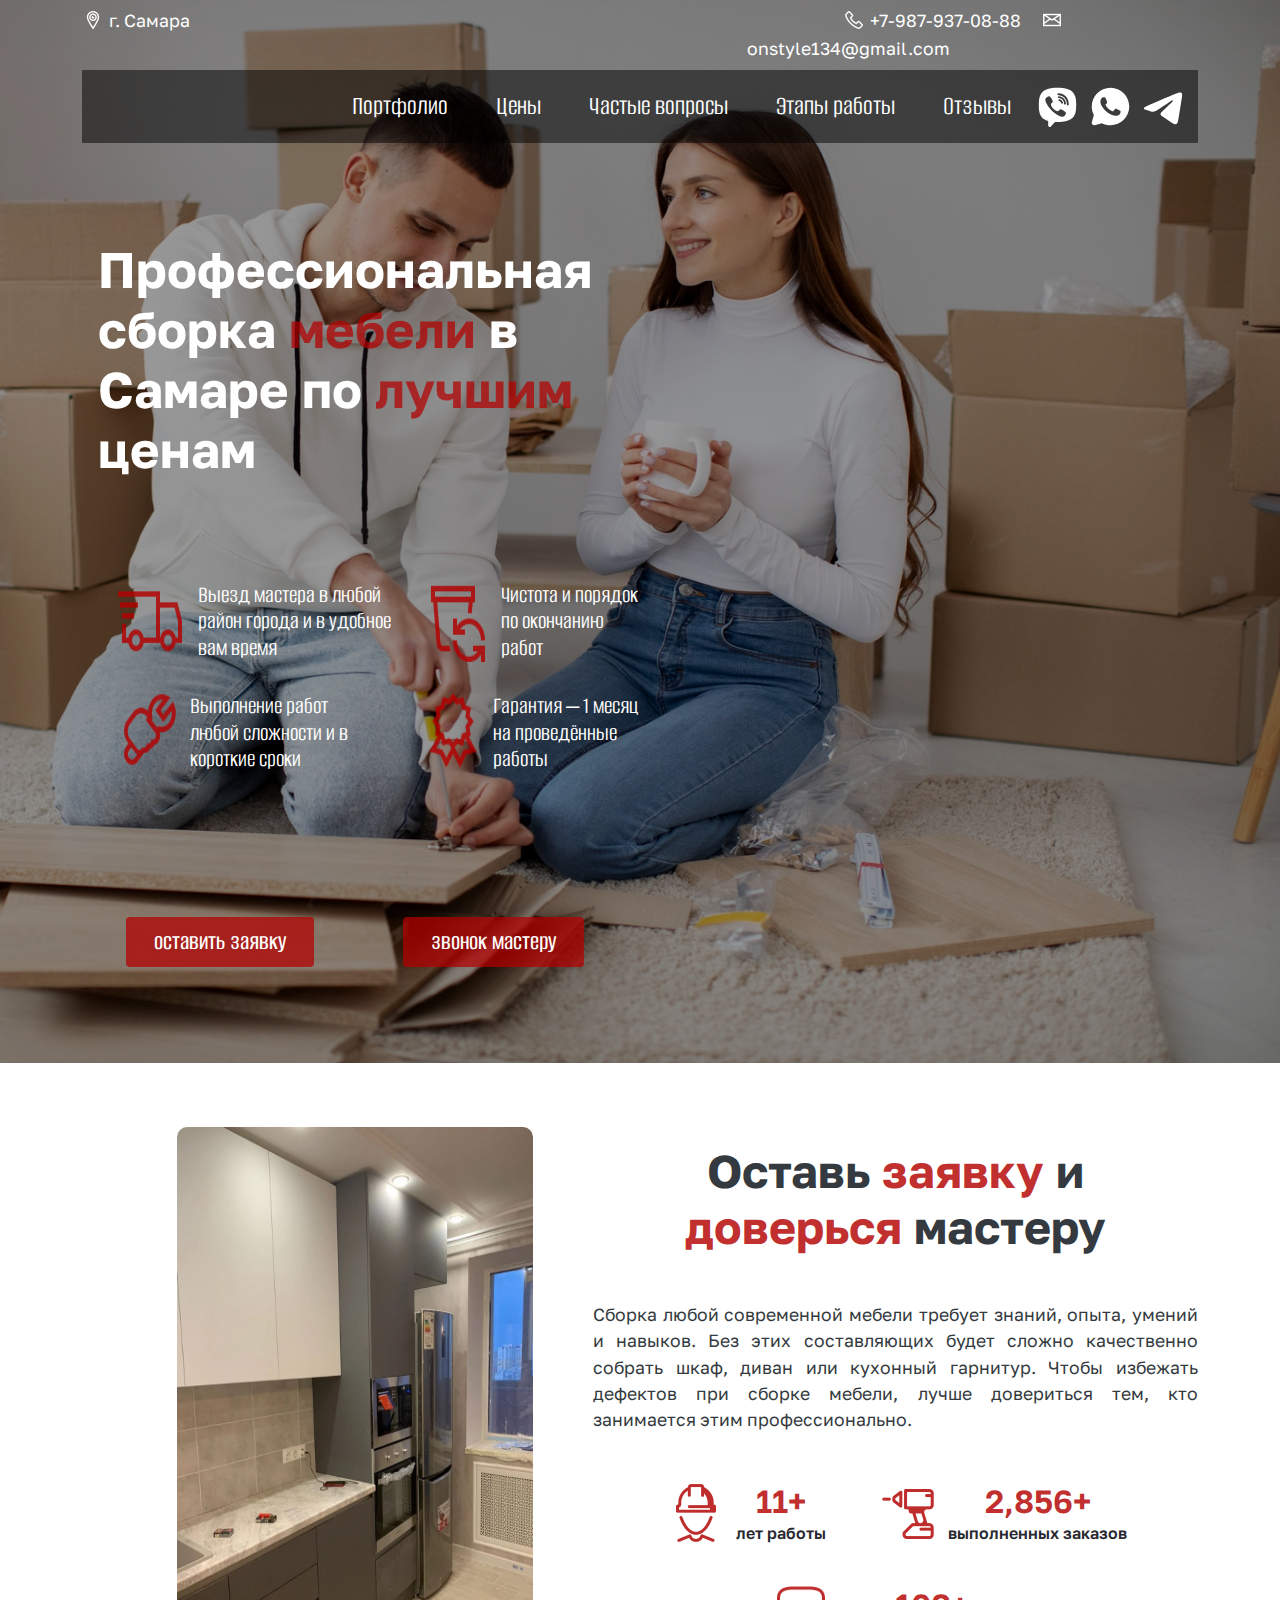
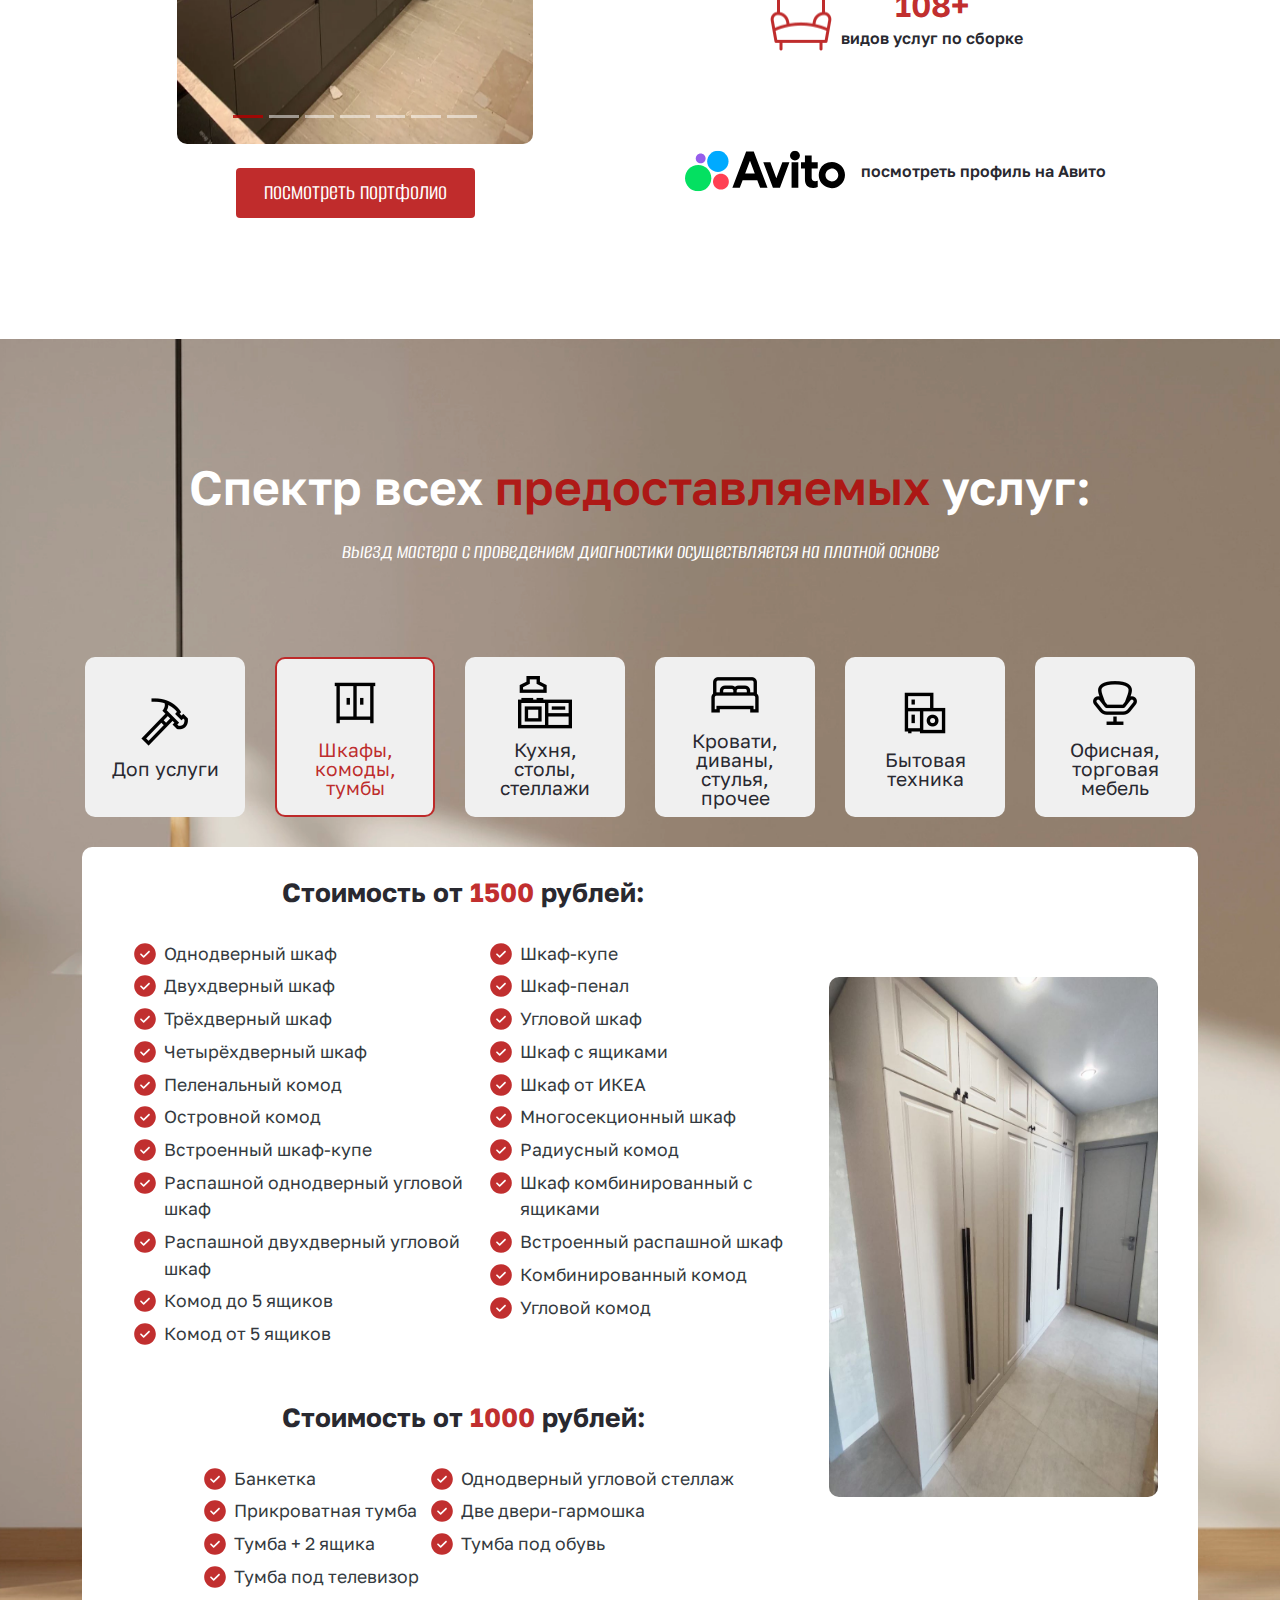
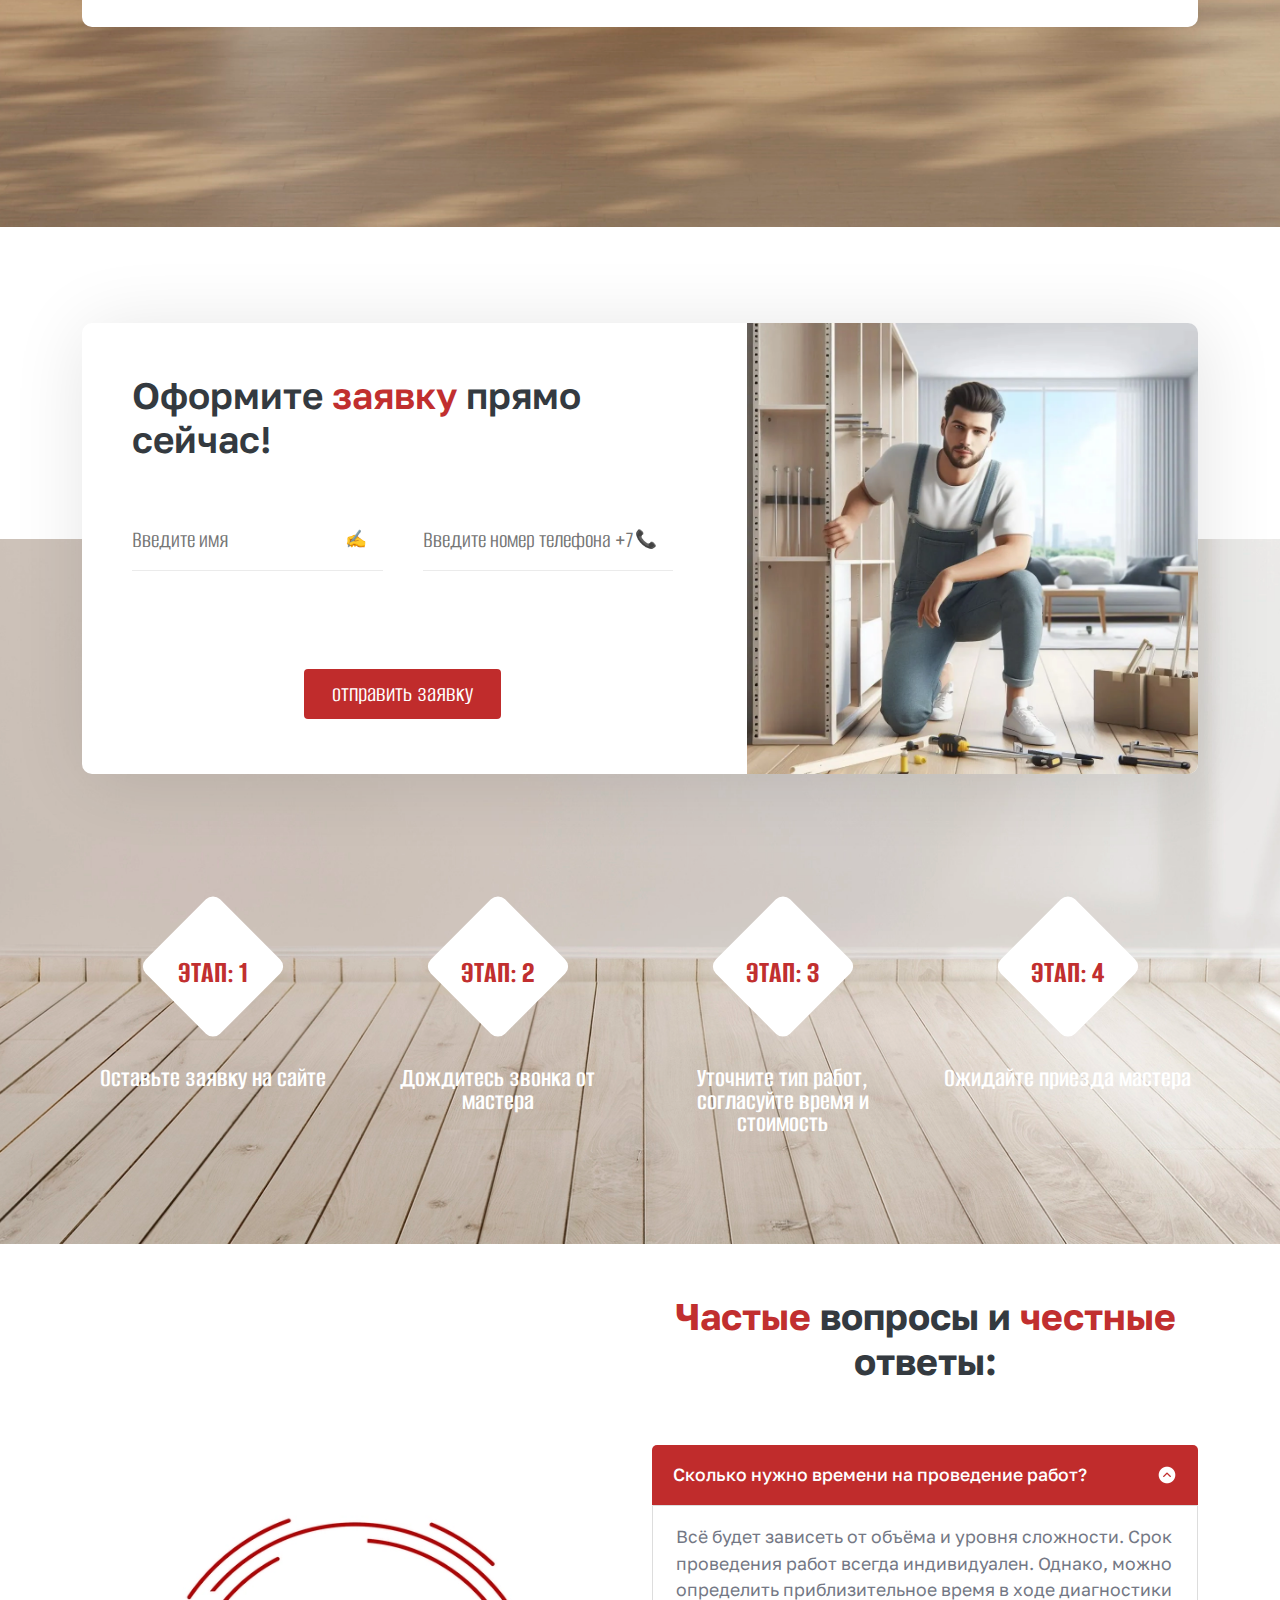
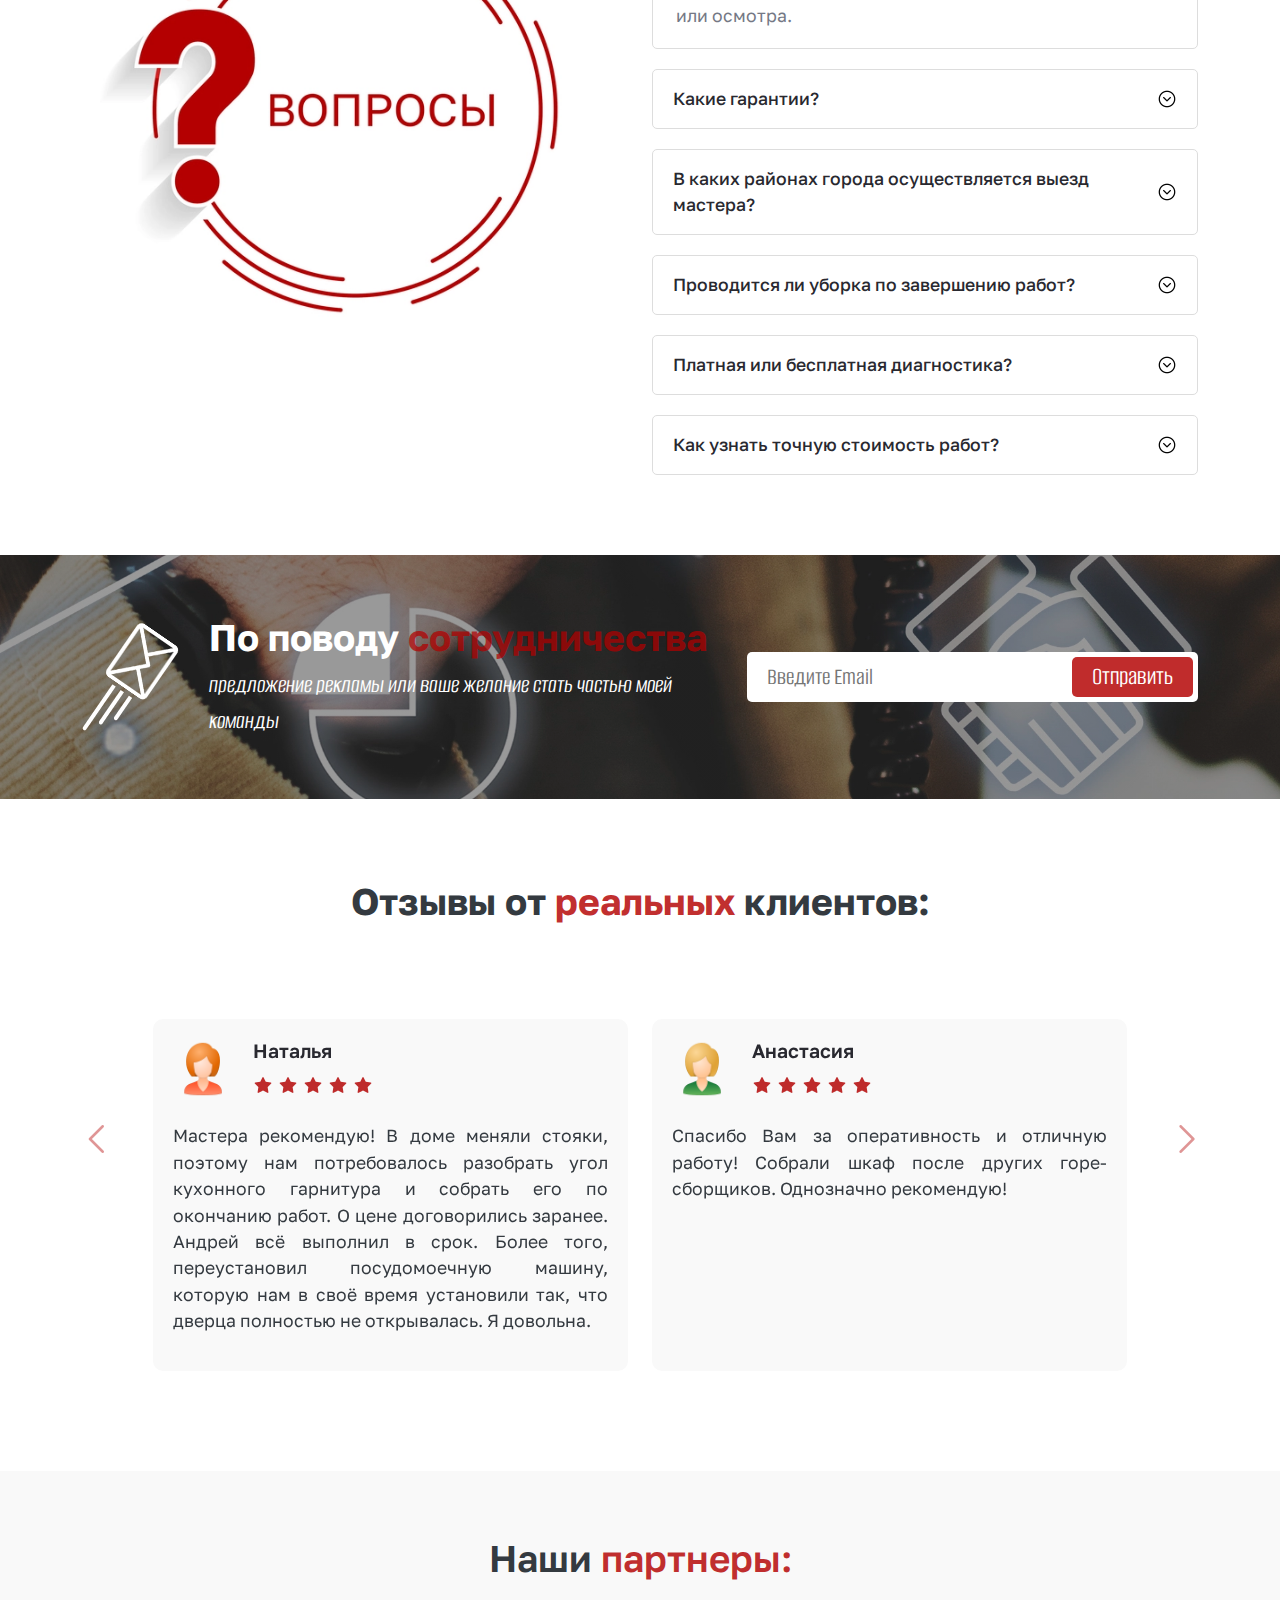
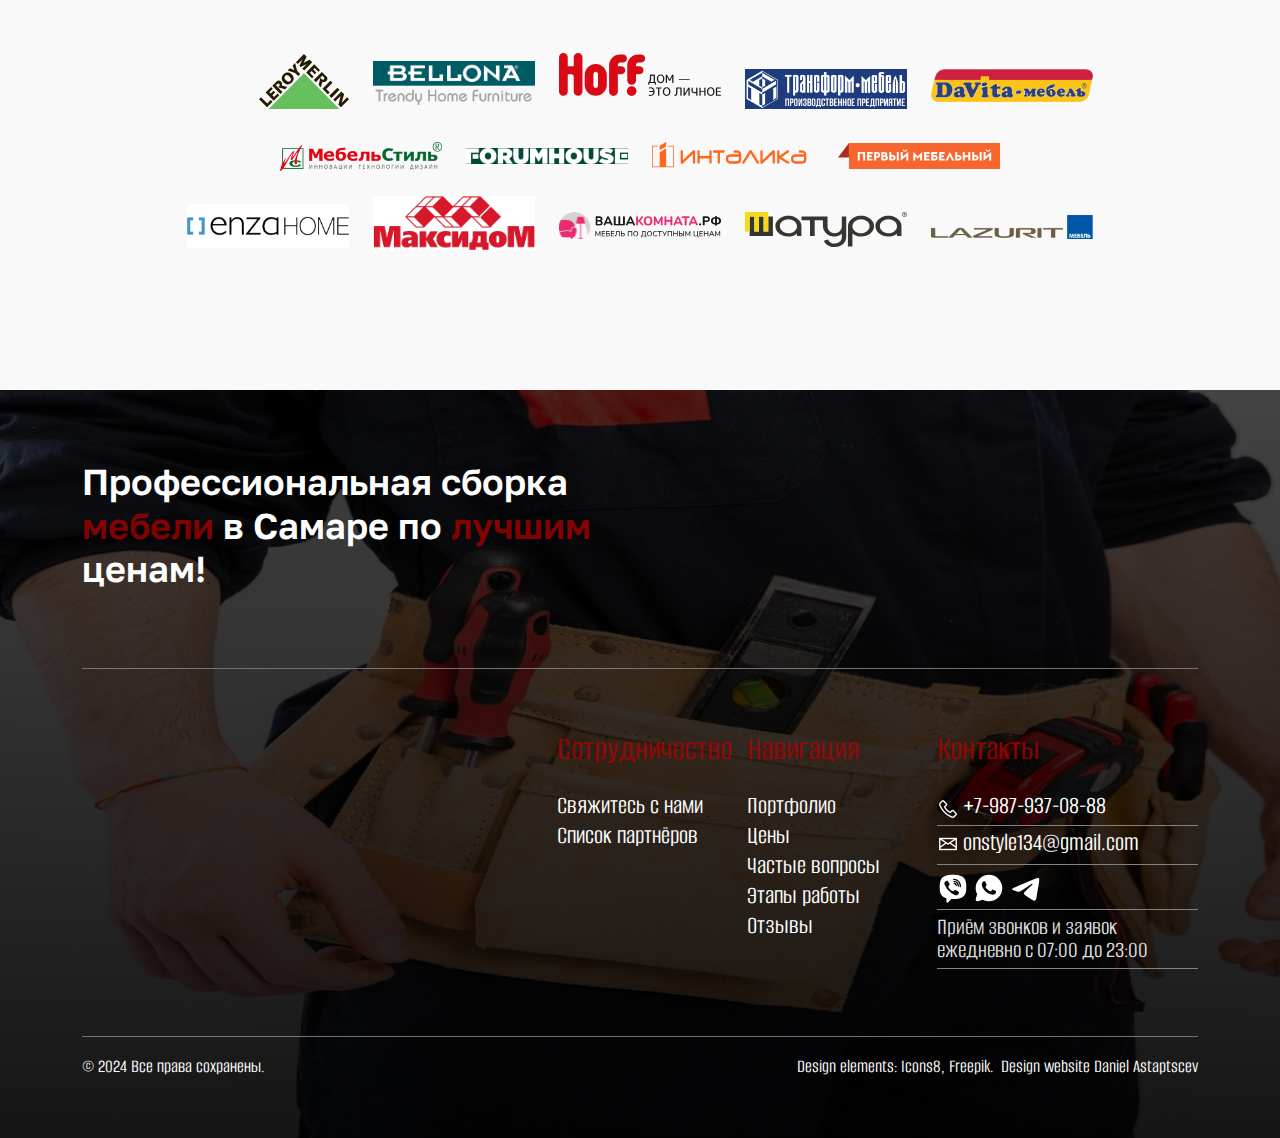
<file: index.html>
<!DOCTYPE html>
<html lang="ru">
<head>
	<!--Meta-->
   	<meta charset="UTF-8">
   	<meta name="viewport" content="width=device-width, initial-scale=1.0">
	<meta name="description" content="сборка мебели"/>
	<!--Favicon-->
	<link rel="icon" href="./image/favicons/old.png" type="image/icon" sizes="any">
	<link rel="icon" href="./image/favicons/modern.png" type="image/png">
	<link rel="apple-touch-icon" href="./image/favicons/apple.png">
   	<!--Style-->	
	<link href="./css/reset_style.css" rel="stylesheet">
   	<link href="./css/bootstrap.min.css" rel="stylesheet">
   	<link href="./css/style.css" rel="stylesheet">
   	<!--Media queries-->
   	<link rel="stylesheet" media="only screen and (max-width: 767px)" href="./css/style_mobile.css">
   	<!--Fonts-->	
	<link rel="preconnect" href="https://fonts.googleapis.com">
	<link rel="preconnect" href="https://fonts.gstatic.com" crossorigin>
	<link href="https://fonts.googleapis.com/css2?family=Golos+Text:wght@400..900&display=swap" rel="stylesheet">
	<link rel="preconnect" href="https://fonts.googleapis.com">
	<link rel="preconnect" href="https://fonts.gstatic.com" crossorigin>
	<link href="https://fonts.googleapis.com/css2?family=Alumni+Sans:ital,wght@0,100..900;1,100..900&display=swap" rel="stylesheet">
   	<title>Сборка мебели в каждый дом</title>
</head>
<body>
	<!-- Back to top button -->
	<button onclick="topFunction()" id="btn_top" title="Go to top"></button>

	<!--Header-Top Navigation-Bar-->
	<!--START-->
	<div class="header-banner-bg">
		<div class="mt-2 mb-lg-2 mb-md-0 container">
			<div class="row">
				<div class="header-top">
					<div class="row justify-content-between">
						<div class="col-lg-7 topper_1">
							<img id="topper_1" src="./image/icons/location.png">
							<span class="golos-text">г. Самара</span>
						</div>
						<div class="col-lg-5 col-md-12">
							<img id="topper_2" src="./image/icons/phone.png">
							<span class="golos-text main-phone">
								<a href="tel:+79879370888">+7-987-937-08-88</a>
							</span>
							<img id="topper_3" src="./image/icons/email.png">
							<span class="golos-text main-email">
								<a href="mailto:onstyle134@gmail.com">onstyle134@gmail.com</a>
							</span>
						</div>
					</div>
				</div>
			</div>
		</div>

		<div class="container">
			<div class="mt-3 mt-lg-2 mb-1 mb-lg-3 container">
				<div class="row">
					<nav class="navbar navbar-expand-lg navbar-background">
						<div class="container">
							<button class="navbar-toggler" type="button" data-bs-toggle="collapse" data-bs-target="#navbarSupportedContent" aria-controls="navbarSupportedContent" aria-expanded="false" aria-label="Toggle navigation">
								<span class="navbar-toggler-icon"></span>
							</button>
							<div class="collapse navbar-collapse justify-content-end" id="navbarSupportedContent">
								<ul class="ms-0 ms-lg-5 pb-lg-0 pb-2 nav nav-menu">
									<li class="ms-3 nav-item">
										<a class="nav-link navbar-alumni-sans" href="./html/portfolio.html">Портфолио</a>
									</li>
									<li class="ms-3 nav-item">
										<a class="nav-link navbar-alumni-sans" href="#price">Цены</a>
									</li>
									<li class="ms-3 nav-item">
										<a class="nav-link navbar-alumni-sans" href="#faq">Частые вопросы</a>
									</li>
									<li class="ms-3 nav-item">
										<a class="nav-link navbar-alumni-sans" href="#stats-section">Этапы работы</a>	
									</li>
									<li class="ms-3 nav-item">
										<a class="nav-link navbar-alumni-sans" href="#review">Отзывы</a>	
									</li>
								</ul>
								<ul class="nav nav-menu">
									<li class="ms-2">
										<a href="viber://chat?number=+79879370888" target="_blank"><img id="img" class="icon-size" src="./image/icons/viber.svg" data-hover-src="./image/icons/viber_color.svg" alt="icon"></a>
									</li>
									<li class="ms-2">
										<a href="https://api.whatsapp.com/send?phone=79879370888" target="_blank"><img id="img" class="icon-size" src="./image/icons/whatsapp.svg" data-hover-src="./image/icons/whatsapp_color.svg" alt="icon"></a>
									</li>
									<li class="ms-2">
										<a href="https://t.me/+79879370888" target="_blank"><img id="img" class="icon-size" src="./image/icons/telegram.svg" data-hover-src="../image/icons/telegram_color.svg" alt="icon"></a>
									</li>
								</ul>
							</div>
						</div>
					</nav>
				</div>
			</div>
		</div>

		<div class="container mt-xl-5 mt-lg-5 mt-5 mb-5 pt-lg-5 pb-5">
			<div class="row">
				<div class="col-lg-6 col-md-12">
    					<h1 class="ps-3 header-title">Профессиональная сборка <span class="red-color-50">мебели</span> в Самаре по <span class="red-color-50">лучшим</span> ценам</h1>
    					<div class="container ms-lg-4 mt-5 pt-5 mb-lg-5 pb-5">
    						<div class="d-flex justify-content-center">
    							<img src="./image/icons/main_1.png" alt="icon-main" class="icon-img">
    						    <div class="ps-lg-3 pt-lg-2">
    							    <span class="main-label">Выезд мастера в любой район города и в удобное вам время</span>
    							</div>
    							<img src="./image/icons/main_2.png" alt="icon-main" class="icon-img">
    							<div class="ps-lg-3 pt-lg-2">
    								<span class="main-label">Чистота и порядок по окончанию работ</span>
    							</div>
    					    </div>
    
    						<div class="pt-4 d-flex justify-content-center">
    							<img id="ress" src="./image/icons/main_4.png" alt="icon-main" class="icon-img">
    							<div class="ps-lg-2 pt-lg-2 pe-lg-5">
    								<span class="main-label">Выполнение работ любой сложности и в короткие сроки</span>
    							</div>
    							<img src="./image/icons/main_3.png" alt="icon-main" class="icon-img">
    							<div class="ps-lg-2 ps-3 pt-lg-2">
    								<span class="main-label">Гарантия ‒ 1 месяц на проведённые работы</span>
    							</div>
    						</div>
    					</div>
    					<div class="pt-5 d-flex justify-content-around">
    						<button type="button" class="btn-header-top" data-bs-toggle="modal" data-bs-target="#exampleModal">оставить заявку</button>
    						<a href="tel:+79879370888"><button type="button" class="btn-header-top">звонок мастеру</button></a>
    				    </div>
				</div>
			</div>
		</div>
	</div>

	<div class="modal fade" id="exampleModal" data-bs-backdrop="static" data-bs-keyboard="false" tabindex="-1" aria-labelledby="staticBackdropLabel" aria-hidden="true">
		<div class="modal-dialog modal-dialog-centered">
		  	<div class="modal-content">
				<div class="modal-header">
			  		<h5 class="modal-title">Заполните форму заявки</h5>
			  		<button type="button" class="btn-close" data-bs-dismiss="modal" aria-label="Close"></button>
				</div>
				<form action="telegrambot.php" method='POST'>
    				<div class="modal-body">
    					<div class="container contact-form">
    						<div class="row justify-content-center">
    							<div class="col-8">
    								<input type="text" name="contact-name" id="contact-form_name" placeholder="✍ Введите имя" maxlength="15" required>
                                </div>
    							<div class="col-8">
    								<input type="text" name="contact-number" id="contact-form_number" placeholder="📞 Введите номер телефона +7" maxlength="11" required>
    							</div>
    						</div>
    					</div>
    				</div>
            		<div class="modal-footer">
            		    <button type="submit" class="btn-modal">Отправить</button>
            		</div>
				</form>
		  	</div>
		</div>
	</div>
	<!--END-->

	<!--Header-Bottom-->
	<!--START-->
	<div class="container mt-lg-3 mt-md-1 pt-5 pb-5">
		<div class="row justify-content-center">
			<div class="offset-lg-1 col-lg-4 col-md-10">
				<div id="carouselExampleIndicators" class="carousel slide">
					<div class="carousel-indicators">
						<button type="button" data-bs-target="#carouselExampleIndicators" data-bs-slide-to="0" class="active" aria-current="true" aria-label="Slide 1"></button>
						<button type="button" data-bs-target="#carouselExampleIndicators" data-bs-slide-to="1" aria-label="Slide 2"></button>
						<button type="button" data-bs-target="#carouselExampleIndicators" data-bs-slide-to="2" aria-label="Slide 3"></button>
						<button type="button" data-bs-target="#carouselExampleIndicators" data-bs-slide-to="3" aria-label="Slide 4"></button>
						<button type="button" data-bs-target="#carouselExampleIndicators" data-bs-slide-to="4" aria-label="Slide 5"></button>
						<button type="button" data-bs-target="#carouselExampleIndicators" data-bs-slide-to="5" aria-label="Slide 6"></button>
						<button type="button" data-bs-target="#carouselExampleIndicators" data-bs-slide-to="6" aria-label="Slide 7"></button>
					</div>
					<div class="carousel-inner">
						<div class="carousel-item active">
							<img src="./image/carousel/carousel_1.webp" class="d-block w-100" alt="portfolio">
						</div>
						<div class="carousel-item">
							<img src="./image/carousel/carousel_2.webp" class="d-block w-100" alt="portfolio">
						</div>
						<div class="carousel-item">
							<img src="./image/carousel/carousel_3.webp" class="d-block w-100" alt="portfolio">
						</div>
						<div class="carousel-item">
							<img src="./image/carousel/carousel_4.webp" class="d-block w-100" alt="portfolio">
						</div>
						<div class="carousel-item">
							<img src="./image/carousel/carousel_5.webp" class="d-block w-100" alt="portfolio">
						</div>
						<div class="carousel-item">
							<img src="./image/carousel/carousel_6.webp" class="d-block w-100" alt="portfolio">
						</div>
						<div class="carousel-item">
							<img src="./image/carousel/carousel_7.webp" class="d-block w-100" alt="portfolio">
						</div>
					</div>
				</div>
				<div class="pt-4 d-flex justify-content-center">
					<a href="./html/portfolio.html" class="btn-red">посмотреть портфолио</a>
				</div>
			</div>

			<div class="col-lg-7 col-md-12 ps-lg-5">
				<h2 class="pt-lg-3 pt-5 mt-lg-0 mt-3 pb-lg-4 main-title text-center">Оставь <span class="red-color-100">заявку</span> и <span class="red-color-100">доверься</span> мастеру</h2>
				<p class="pt-3 pb-2">Сборка любой современной мебели требует знаний, опыта, умений и навыков. Без этих составляющих будет сложно качественно собрать шкаф, диван или кухонный гарнитур. Чтобы избежать дефектов при сборке мебели, лучше довериться тем, кто занимается этим профессионально.</p>
				<div class="about-statics d-flex justify-content-center">
					<div class="d-flex justify-content-center">
						<img src="./image/icons/worker.png" alt="icon-portfolio" class="icon-middle">
						<div class="ps-2">
							<h6 class="single-statics-number">11+</h6>
							<span class="single-statics-label">лет работы</span>
						</div>
					</div>
					<div class="d-flex justify-content-center">
						<img src="./image/icons/drill.png" alt="icon-portfolio" class="icon-middle">
						<div class="ps-2">
							<h6 class="single-statics-number">2,856+</h6>
							<span class="single-statics-label">выполненных заказов</span>
						</div>
					</div>
				</div>
				<div class="about-statics d-flex justify-content-center">
					<div class="d-flex justify-content-center">
						<img src="./image/icons/chair.png" alt="icon-portfolio" class="icon-middle">
						<div class="ps-2">
							<h6 class="single-statics-number">108+</h6>
							<span class="single-statics-label">видов услуг по сборке</span>
						</div>
					</div>
				</div>
				<div class="about-statics d-flex justify-content-center">
				    <div class="d-flex justify-content-center">
				        <a href="https://www.avito.ru/brands/i306251270/all/predlozheniya_uslug?gdlkerfdnwq=101&page_from=from_item_card&iid=3843872207&sellerId=02266ef697caa8dc96a3d653cdb2a76a" target="_blank"><img src="./image/icons/avito.svg" alt="icon" id="avito-img"></a> 
				        <a href="https://www.avito.ru/brands/i306251270/all/predlozheniya_uslug?gdlkerfdnwq=101&page_from=from_item_card&iid=3843872207&sellerId=02266ef697caa8dc96a3d653cdb2a76a" target="_blank" class="d-flex align-items-center"><span class="ps-3 single-statics-label">посмотреть профиль на Авито</span></a> 
				    </div>
				</div>
			</div>
		</div>		
	</div>
	<!--END-->

	<!--Service-Content-->
	<!--START-->
	<section id="package-section" class="service-bg pt-120 pb-150 text-center">
		<div class="container">
			<div class="row justify-content-center">
				<div class="col-lg-12">
					<h2 id="price" class="section-title"><span class="white-color">Спектр всех</span><span class="red-color-100"> предоставляемых </span><span class="white-color">услуг:</span></h2>
					<p id="service-text" class="pt-3"><i><span class="white-color">выезд мастера с проведением диагностики осуществляется на платной основе</span></i></p>
				</div>
			</div>

			<div class="row justify-content-center">
				<div class="col-12">
					<div class="package-tabs mt-lg-4 pt-lg-5 pt-4">
						<ul class="nav nav-pills justify-content-center" id="pills-tab" role="tablist">
							<li class="nav-item" role="presentation">
								<button class="nav-link" id="pills-900-tab" data-bs-toggle="pill" data-bs-target="#pills-900" type="button" role="tab" aria-controls="pills-900" aria-selected="false">
									<img class="icon-service" src="./image/icons/service_0.png" alt="icon">
									<span class="service-subtitle">Доп услуги</span>
								</button>
							</li>
							<li class="nav-item" role="presentation">
								<button class="nav-link active" id="pills-400-tab" data-bs-toggle="pill" data-bs-target="#pills-400" type="button" role="tab" aria-controls="pills-400" aria-selected="true">
									<img class="icon-service" src="./image/icons/service_1.png" alt="icon">
									<span class="service-subtitle">Шкафы, комоды, тумбы</span>
								</button>
							</li>
							<li class="nav-item" role="presentation">
								<button class="nav-link" id="pills-500-tab" data-bs-toggle="pill" data-bs-target="#pills-500" type="button" role="tab" aria-controls="pills-500" aria-selected="false">
									<img class="icon-service" src="./image/icons/service_2.png" alt="icon">
									<span class="service-subtitle">Кухня, столы, стеллажи</span>
								</button>
							</li>
							<li class="nav-item" role="presentation">
								<button class="nav-link" id="pills-600-tab" data-bs-toggle="pill" data-bs-target="#pills-600" type="button" role="tab" aria-controls="pills-600" aria-selected="false">
									<img class="icon-service" src="./image/icons/service_3.png" alt="icon">
									<span class="service-subtitle">Кровати, диваны, стулья, прочее</span>
								</button>
							</li>
							<li class="nav-item" role="presentation">
								<button class="nav-link" id="pills-700-tab" data-bs-toggle="pill" data-bs-target="#pills-700" type="button" role="tab" aria-controls="pills-700" aria-selected="false">
									<img class="icon-service" src="./image/icons/service_4.png" alt="icon">
									<span class="service-subtitle">Бытовая техника</span>
								</button>
							</li>
							<li class="nav-item" role="presentation">
								<button class="nav-link" id="pills-800-tab" data-bs-toggle="pill" data-bs-target="#pills-800" type="button" role="tab" aria-controls="pills-800" aria-selected="false">
									<img class="icon-service" src="./image/icons/service_5.png" alt="icon">
									<span class="service-subtitle">Офисная, торговая мебель</span>
								</button>
							</li>
						</ul>

						<div class="tab-content" id="pills-tabContent">
							<div class="tab-pane fade active show" id="pills-400" role="tabpanel" aria-labelledby="pills-400-tab">
								<div class="package-details">
									<div class="row justify-content-between">
										<div class="col-lg-8 col-md-12">
											<h4 class="title-list text-center pb-4">Стоимость от <span class="red-color-100">1500</span> рублей:</h4>
											<div class="d-flex justify-content-center">
												<div class="single-pack">
													<ul class="single-pack-list">
														<li>Однодверный шкаф</li>
														<li>Двухдверный шкаф</li>
														<li>Трёхдверный шкаф</li>
														<li>Четырёхдверный шкаф</li>
														<li>Пеленальный комод</li>
														<li>Островной комод</li>
														<li>Встроенный шкаф-купе</li>
														<li>Распашной однодверный угловой шкаф</li>
														<li>Распашной двухдверный угловой шкаф</li>
														<li>Комод до 5 ящиков</li>
														<li>Комод от 5 ящиков</li>
													</ul>
												</div>
												<div class="single-pack">
													<ul class="single-pack-list">
														<li>Шкаф-купе</li>
														<li>Шкаф-пенал</li>
														<li>Угловой шкаф</li>
														<li>Шкаф с ящиками</li>
														<li>Шкаф от ИКЕА</li>
														<li>Многосекционный шкаф</li>
														<li>Радиусный комод</li>
														<li>Шкаф комбинированный с ящиками</li>
														<li>Встроенный распашной шкаф</li>
														<li>Комбинированный комод</li>
														<li>Угловой комод</li>
													</ul>
												</div>
											</div>
											<h4 class="title-list text-center pt-5 pb-4">Стоимость от <span class="red-color-100">1000</span> рублей:</h4>
											<div class="d-flex justify-content-center">
												<div class="single-pack">
													<ul class="single-pack-list">
														<li>Банкетка</li>
														<li>Прикроватная тумба</li>
														<li>Тумба + 2 ящика</li>
														<li>Тумба под телевизор</li>
													</ul>
												</div>
												<div class="single-pack">
													<ul class="single-pack-list">
														<li>Однодверный угловой стеллаж</li>
														<li>Две двери-гармошка</li>
														<li>Тумба под обувь</li>
													</ul>
												</div>
											</div>
										</div>
										<div class="col-lg-4 d-flex align-items-center">
											<img src="./image/service/service_1.jpg" alt="service" class="service-img">
										</div>
									</div>
								</div>
							</div>

							<div class="tab-pane fade" id="pills-500" role="tabpanel" aria-labelledby="pills-500-tab">
								<div class="package-details">
									<div class="row">
										<div class="col-lg-8 col-md-12">
											<h4 class="title-list text-center pb-4">Стоимость от <span class="red-color-100">1000</span> рублей:</h4>
											<div class="d-flex justify-content-center">
												<div class="single-pack">
													<ul class="single-pack-list">
														<li>Компьютерный стол</li>
														<li>Журнальный стол</li>
														<li>Барная секция</li>
														<li>Сервант для посуды</li>
														<li>Буфет</li>
														<li>Обеденный стол</li>
														<li>Полки</li>
														<li>Стеллаж угловой</li>
														<li>Стеллаж</li>
													</ul>
												</div>
												<div class="single-pack">
													<ul class="single-pack-list">
														<li>Стол с надстройкой</li>
														<li>Стол с тумбой и надстройкой</li>
														<li>Стол с двумя тумбами</li>
														<li>Стол письменный</li>
														<li>Стол письменный для школьника</li>
														<li>Стол угловой</li>
														<li>Стол комбинированный</li>
														<li>Навеска полки над столом</li>
													</ul>
												</div>
											</div>
											<h4 class="title-list text-center pt-4 pb-4">Стоимость от <span class="red-color-100">2000</span> рублей:</h4>
											<div class="d-flex justify-content-center">
												<div class="single-pack">
													<ul class="single-pack-list">
														<li>Навесной шкаф</li>
														<li>Угловой шкаф</li>
													</ul>
												</div>
												<div class="single-pack">
													<ul class="single-pack-list">
														<li>Замена столешницы</li>
														<li>Кухонный гарнитур от ИКЕА</li>
													</ul>
												</div>
											</div>
										</div>
										<div class="col-lg-4 d-flex align-items-center">
											<img src="./image/service/service_2.jpg" alt="service" class="service-img">
										</div>
									</div>
								</div>
							</div>

							<div class="tab-pane fade" id="pills-600" role="tabpanel" aria-labelledby="pills-600-tab">
								<div class="package-details">
									<div class="row justify-content-between">
										<div class="col-lg-8 col-md-12">
											<h4 class="title-list text-center pb-4">Стоимость от <span class="red-color-100">2000</span> рублей:</h4>
											<div class="d-flex justify-content-center">
												<div class="single-pack">
													<ul class="single-pack-list">
														<li>Кожаный диван</li>
														<li>Тканевый диван</li>
														<li>Кресло</li>
														<li>Пуфик</li>
														<li>Двухспальная кровать</li>
														<li>Односпальная кровать</li>
														<li>Кровать с выдвижными ящиками</li>
														<li>Кровать с подъёмным механизмом</li>
														<li>Мебель для ванной комнаты</li>
														<li>Корпусная мебель от ИКЕА</li>
														<li>Прихожая (шкаф, тумба, зеркало)</li>
														<li>Стяжка модуля</li>
														<li>Навеска модуля</li>
													</ul>
												</div>
												<div class="single-pack">
													<ul class="single-pack-list">
														<li>Детская кроватка двухъярусная</li>
														<li>Детская кроватка комбинированная</li>
														<li>Детская кроватка-трансформер</li>
														<li>Детская кроватка с маятниковым механизмом</li>
														<li>Детская кроватка-чердак</li>
														<li>Двухъярусная кровать</li>
														<li>Кровать от ИКЕА</li>
														<li>Гардероб</li>
														<li>Сборка горки 3 модуля</li>
														<li>Стенка из 3-5 секций</li>
														<li>Обувница</li>
														<li>Ящик</li>
													</ul>
												</div>
											</div>
										</div>
										<div class="col-lg-4 d-flex align-items-center flex-grow-1">
											<img src="./image/service/service_3.jpg" alt="service" class="service-img">
										</div>
									</div>
								</div>
							</div>

							<div class="tab-pane fade" id="pills-700" role="tabpanel" aria-labelledby="pills-700-tab">
								<div class="package-details">
									<div class="row justify-content-between">
										<div class="col-lg-8 col-md-12">
											<h4 class="title-list text-center pb-4">Стоимость от <span class="red-color-100">2000</span> рублей:</h4>
											<div class="d-flex justify-content-center">
												<div class="single-pack">
													<ul class="single-pack-list">
														<li>Встроенный холодильник</li>
														<li>Встроенная морозильная камера</li>
														<li>Встроенная посудомоечная машина</li>
														<li>Встроенная мойка</li>
													</ul>
												</div>
												<div class="single-pack">
													<ul class="single-pack-list">
														<li>Встроенная СВЧ печь</li>
														<li>Встроенная варочная панель</li>
														<li>Встроенный духовой шкаф</li>
														<li>Врезной светильник в кухне</li>
													</ul>
												</div>
											</div>
										</div>
										<div class="col-lg-4 d-flex align-items-center">
											<img src="./image/service/service_4.jpg" alt="service" class="service-img">
										</div>
									</div>
								</div>
							</div>

							<div class="tab-pane fade" id="pills-800" role="tabpanel" aria-labelledby="pills-800-tab">
								<div class="package-details">
									<div class="row justify-content-between">
										<div class="col-lg-8 col-md-12">
											<h4 class="title-list text-center pb-4">Стоимость от <span class="red-color-100">800</span> рублей:</h4>
											<div class="d-flex justify-content-center">
												<div class="single-pack">
													<ul class="single-pack-list">
														<li>Витрина</li>
														<li>Прилавок</li>
														<li>Стенд</li>
														<li>Шкаф для документов</li>
													</ul>
												</div>
												<div class="single-pack">
													<ul class="single-pack-list">
														<li>Офисный шкаф</li>
														<li>Офисная тумба</li>
														<li>Компьютерное кресло</li>
													</ul>
												</div>
											</div>
										</div>
										<div class="col-lg-4 d-flex align-items-center">
											<img src="./image/service/service_5.jpg" alt="service" class="service-img">
										</div>
									</div>
								</div>
							</div>
							<div class="tab-pane fade" id="pills-900" role="tabpanel" aria-labelledby="pills-900-tab">
								<div class="package-details">
									<div class="row justify-content-between">
										<div class="col-lg-8 col-md-12">
											<h4 class="title-list text-center pb-4">Стоимость от <span class="red-color-100">1000</span> рублей:</h4>
											<div class="d-flex justify-content-center">
												<div class="single-pack">
													<ul class="single-pack-list">
														<li>Отверстие под ручку</li>
														<li>Внутренняя подсветка</li>
														<li>Подгонка плинтуса</li>
														<li>Демонтаж кухонного гарнитура</li>
													</ul>
												</div>
												<div class="single-pack">
													<ul class="single-pack-list">
														<li>Разборка шкафа-купе</li>
														<li>Демонтаж гардеробной</li>
														<li>Разборка комода</li>
														<li>Разборка компьютерного кресла</li>
													</ul>
												</div>
											</div>
											<h4 class="title-list text-center pt-5 pb-4">Стоимость от <span class="red-color-100">2000</span> рублей:</h4>
											<div class="d-flex justify-content-center">
												<div class="single-pack">
													<ul class="single-pack-list">
														<li>Вырез под вентиляцию или вытяжку</li>
														<li>Вырез в фальш-панели для розетки</li>
														<li>Вырез под мойку</li>
													</ul>
												</div>
												<div class="single-pack">
													<ul class="single-pack-list">
														<li>Вырез под трубы</li>
														<li>Вырез для проводов</li>
													</ul>
												</div>
											</div>
										</div>
										<div class="col-lg-4 d-flex align-items-center">
											<img src="./image/service/service_0.jpg" alt="service" class="service-img">
										</div>
									</div>
								</div>
							</div>
						</div>
					</div>
					
				</div>
			</div>
		</div>
	</section>
	<!--END-->

	<!--Contact-Form & Steps-->	
	<!--START-->
	<section id="contact-section" class="mt-lg-5 mt-3 pt-5 position-relative">
	<div class="container">
		<div class="conatct-bg">
			<div class="row">
				<div class="col-lg-7">
					<div class="contact-form-container">
						<h2 class="section-title">Оформите <span class="red-color-100">заявку</span> прямо сейчас!</h2>
						<form action="telegrambot.php" class="contact-form" method="POST">
    						<div class="input-fields">
    							<div class="input-field-container-name">
    								<input type="text" name="contact-name" id="contact-form_name" placeholder="Введите имя" maxlength="15" required>
    							</div>
    							<div class="input-field-container-number">
    								<input type="text" name="contact-number" id="contact-form_number" placeholder="Введите номер телефона +7" maxlength="11" required>
    							</div>
    						</div>
    						<div class="pt-5 pb-lg-0 pb-5 d-flex justify-content-center">
    							<button type="submit" class="btn-red">отправить заявку</button>
    						</div>
						</form>
					</div>
				</div>
				<div class="col-lg-5">
					<img src="../image/background/send.webp" alt="person" class="contact-img">
				</div>
			</div>
		</div>
	</div>
	</section>

	<section id="stats-section" class="bg-default pb-110">
		<div class="container">
			<div class="row justify-content-center justify-content-md-between gx-md-4 gx-2">
				<div class="col-md-3 col-sm-4 col-6">
					<div class="single-step">
						<h5 class="single-step-number">Этап: 1</h5>
						<span class="single-step-label">Оставьте заявку на сайте</span>
					</div>
				</div>
				<div class="col-md-3 col-sm-4 col-6">
					<div class="single-step">
						<h5 class="single-step-number">Этап: 2</h5>
						<span class="single-step-label">Дождитесь звонка от мастера</span>
					</div>
				</div>
				<div class="col-md-3 col-sm-4 col-6 pt-lg-0 pt-5">
					<div class="single-step">
						<h5 class="single-step-number">Этап: 3</h5>
						<span class="single-step-label">Уточните тип работ, согласуйте время и стоимость</span>
					</div>
				</div>
				<div class="col-md-3 col-sm-4 col-6 pt-lg-0 pt-5">
					<div class="single-step">
						<h5 class="single-step-number">Этап: 4</h5>
						<span class="single-step-label">Ожидайте приезда мастера</span>
					</div>
				</div>
			</div>
		</div>
	</section>
	<!--END-->

	<!--F.A.Q.-->
	<!--START-->
	<div class="container pb-80 pt-50">
		<div class="row align-items-center">
			<div class="col-xl-6 col-lg-6 mb-lg-0">
				<div class="mt-50">
					<img class="faq-img" src="../image/background/faq.webp" alt="map-icon">
				</div>
			</div>

			<div class="col-xl-6 col-lg-6 col-12">
				<div class="ba-faq-left-content">
					<div class="ba-section-title-wrapper-top pb-40">
						<div class="ba-section-title-wrapper pb-15">
							<h3 id="faq" class="main-title text-center ba-section-title wow fadeInUp" data-wow-delay=".1s" style="visibility: visible; animation-delay: 0.1s; animation-name: fadeInUp;"><span class="red-color-100">Частые</span> вопросы и <span class="red-color-100">честные</span> ответы:</h3>
						</div>
					</div>
					<div class="ba-faq-accordion">
						<div class="accordion" id="ba-faq-accordion">
							<div class="accordion-item wow fadeInUp" data-wow-delay=".1s" style="visibility: visible; animation-delay: 0.1s; animation-name: fadeInUp;">
								<h2 class="accordion-header" id="ba-accordion-heading-1">
									<button class="accordion-button" type="button" data-bs-toggle="collapse" data-bs-target="#ba-collapse-1" aria-expanded="true" aria-controls="ba-collapse-1">
										Сколько нужно времени на проведение работ?
									</button>
								</h2>
								<div id="ba-collapse-1" class="accordion-collapse collapse show" aria-labelledby="ba-accordion-heading-1" data-bs-parent="#ba-faq-accordion">
									<div class="accordion-body">
										Всё будет зависеть от объёма и уровня сложности. Срок проведения работ всегда индивидуален. Однако, можно определить приблизительное время в ходе диагностики или осмотра. 
									</div>
								</div>
							</div>
							<div class="accordion-item wow fadeInUp" data-wow-delay=".1s" style="visibility: visible; animation-delay: 0.1s; animation-name: fadeInUp;">
								<h2 class="accordion-header" id="ba-accordion-heading-2">
									<button class="accordion-button collapsed" type="button" data-bs-toggle="collapse" data-bs-target="#ba-collapse-2" aria-expanded="false" aria-controls="ba-collapse-2">
										Какие гарантии?
									</button>
								</h2>
								<div id="ba-collapse-2" class="accordion-collapse collapse" aria-labelledby="ba-accordion-heading-2" data-bs-parent="#ba-faq-accordion">
									<div class="accordion-body">
										Гарантийный срок на все проведённые работы ‒ 1 месяц. Исправление всех изъянов после проведённых работ осуществляется бесплатно!
									</div>
								</div>
							</div>
							<div class="accordion-item wow fadeInUp" data-wow-delay=".1s" style="visibility: visible; animation-delay: 0.1s; animation-name: fadeInUp;">
								<h2 class="accordion-header" id="ba-accordion-heading-3">
									<button class="accordion-button collapsed" type="button" data-bs-toggle="collapse" data-bs-target="#ba-collapse-3" aria-expanded="false" aria-controls="ba-collapse-3">
										В каких районах города осуществляется выезд мастера?
									</button>
								</h2>
								<div id="ba-collapse-3" class="accordion-collapse collapse" aria-labelledby="ba-accordion-heading-3" data-bs-parent="#ba-faq-accordion">
									<div class="accordion-body">
										Все районы города Самара.
									</div>
								</div>
							</div>
							<div class="accordion-item wow fadeInUp" data-wow-delay=".1s" style="visibility: visible; animation-delay: 0.1s; animation-name: fadeInUp;">
								<h2 class="accordion-header" id="ba-accordion-heading-4">
									<button class="accordion-button collapsed" type="button" data-bs-toggle="collapse" data-bs-target="#ba-collapse-4" aria-expanded="false" aria-controls="ba-collapse-4">
										Проводится ли уборка по завершению работ?
									</button>
								</h2>
								<div id="ba-collapse-4" class="accordion-collapse collapse" aria-labelledby="ba-accordion-heading-4" data-bs-parent="#ba-faq-accordion">
									<div class="accordion-body">
										Да, после себя мастер не оставляет никаких следов.
									</div>
								</div>
							</div>
							<div class="accordion-item wow fadeInUp" data-wow-delay=".1s" style="visibility: visible; animation-delay: 0.1s; animation-name: fadeInUp;">
								<h2 class="accordion-header" id="ba-accordion-heading-5">
									<button class="accordion-button collapsed" type="button" data-bs-toggle="collapse" data-bs-target="#ba-collapse-5" aria-expanded="false" aria-controls="ba-collapse-5">
										Платная или бесплатная диагностика?
									</button>
								</h2>
								<div id="ba-collapse-5" class="accordion-collapse collapse" aria-labelledby="ba-accordion-heading-5" data-bs-parent="#ba-faq-accordion">
									<div class="accordion-body">
										Платная. Если выполнение услуг мастером невозможно (или слишком дорого), то будет оплачена только диагностика и выезд. 
									</div>
								</div>
							</div>
							<div class="accordion-item wow fadeInUp" data-wow-delay=".1s" style="visibility: visible; animation-delay: 0.1s; animation-name: fadeInUp;">
								<h2 class="accordion-header" id="ba-accordion-heading-6">
									<button class="accordion-button collapsed" type="button" data-bs-toggle="collapse" data-bs-target="#ba-collapse-6" aria-expanded="false" aria-controls="ba-collapse-6">
										Как узнать точную стоимость работ?
									</button>
								</h2>
								<div id="ba-collapse-6" class="accordion-collapse collapse" aria-labelledby="ba-accordion-heading-6" data-bs-parent="#ba-faq-accordion">
									<div class="accordion-body">
										Итоговая стоимость работ обсуждается и согласовывается до их непосредственного выполнения мастером.
									</div>
								</div>
							</div>
						</div>
					</div>
				</div>
			</div>
		</div>
	</div>
	<!--END-->
	
	<!--Сooperation-->
	<!--START-->
	<section id="cooperation-section" class="pt-60 pb-60 mb-80 bg-default">
		<div class="container">
			<div class="row justify-content-lg-between justify-content-center align-items-center">
				<div class="col-lg-7 col-md-12">
					<div class="cooperation-content d-flex align-items-center">
						<img src="./image/icons/letter.png" alt="mail-icon">
						<div class="cooperation-txt">
							<h3 id="email">По поводу <span class="red-color-50">сотрудничества</span></h3>
							<span><i>предложение рекламы или ваше желание стать частью моей команды</i></span>
						</div>
					</div>
				</div>
				<div class="col-lg-5 col-md-12 pt-lg-0 pt-4">
					<form action="mail.php" class="cooperation-form" method="POST">
						<input type="email" name="person-email" class="cooperation-email" placeholder="Введите Email">
						<button type="submit" class="cooperation-btn">Отправить</button>
					</form>
				</div>
			</div>
		</div>
	</section>
	<!--END-->

	<!--Reviews-->
	<!--START-->
	<section id="testimonial-section" class="pt-115 overflow-hidden">
		<div class="container">
			<div class="text-center">
				<h3 id="review" class="main-title ba-section-title">Отзывы от <span class="red-color-100">реальных</span> клиентов:</h3>
			</div>
		</div>

		<div id="carouselExample" class="mt-5 pt-lg-5 pt-2 carousel slide carousel-size-2">
			<div class="carousel-inner">
				<div class="carousel-item active">
					<div class="container">
						<div class="row justify-content-center">
							<div class="col-lg-5 col-md-12 review-single">
								<div class="d-flex pb-4">
									<img src="./image/reviews/person_1.png" alt="person" class="review-profile">
									<div class="review-info">
										<h6 class="name-review">Наталья</h6>
										<img src="./image/icons/star.png" alt="star">
										<img src="./image/icons/star.png" alt="star">
										<img src="./image/icons/star.png" alt="star">
										<img src="./image/icons/star.png" alt="star">
										<img src="./image/icons/star.png" alt="star">
									</div>
								</div>
								<p class="review-text">
									Мастера рекомендую! В доме меняли стояки, поэтому нам потребовалось разобрать угол кухонного гарнитура и собрать его по окончанию работ. О цене договорились заранее. Андрей всё выполнил в срок. Более того, переустановил посудомоечную машину, которую нам в своё время установили так, что дверца полностью не открывалась. Я довольна.
								</p>
							</div>
							<div class="col-lg-1 col-md-12 blocker"></div>
							<div class="col-lg-5 col-md-12 review-single">
								<div class="d-flex pb-4">
									<img src="./image/reviews/person_2.png" alt="person" class="review-profile">
									<div class="review-info">
										<h6 class="name-review">Анастасия</h6>
										<img src="./image/icons/star.png" alt="star">
										<img src="./image/icons/star.png" alt="star">
										<img src="./image/icons/star.png" alt="star">
										<img src="./image/icons/star.png" alt="star">
										<img src="./image/icons/star.png" alt="star">
									</div>
								</div>
								<p class="review-text">
									Спасибо Вам за оперативность и отличную работу! Собрали шкаф после других горе-сборщиков. Однозначно рекомендую!
								</p>
							</div>
						</div>
					</div>
				</div>
				<div class="carousel-item">
					<div class="container">
						<div class="row justify-content-center">
							<div class="col-lg-5 col-md-12 review-single">
								<div class="d-flex pb-4">
									<img src="./image/reviews/person_3.png" alt="person" class="review-profile">
									<div class="review-info">
										<h6 class="name-review">Татьяна</h6>
										<img src="./image/icons/star.png" alt="star">
										<img src="./image/icons/star.png" alt="star">
										<img src="./image/icons/star.png" alt="star">
										<img src="./image/icons/star.png" alt="star">
										<img src="./image/icons/star.png" alt="star">
									</div>
								</div>
								<p class="review-text">
									Спасибо Андрею за сборку шкафа, всё быстро и профессионально. И недорого. Спасибо большое, побольше бы таких ответственных мастеров!
								</p>
							</div>
							<div class="col-lg-1 col-md-12 blocker"></div>
							<div class="col-lg-5 col-md-12 review-single">
								<div class="d-flex pb-4">
									<img src="./image/reviews/person_4.png" alt="person" class="review-profile">
									<div class="review-info">
										<h6 class="name-review">Светлана</h6>
										<img src="./image/icons/star.png" alt="star">
										<img src="./image/icons/star.png" alt="star">
										<img src="./image/icons/star.png" alt="star">
										<img src="./image/icons/star.png" alt="star">
										<img src="./image/icons/star.png" alt="star">
									</div>
								</div>
								<p class="review-text">
									Спасибо большое! Приехал в назначенное время. Собрал 3-х створчатый шкаф и две тумбочки. Всего за 2 часа. Всё быстро и аккуратно. Рекомендую!
								</p>
							</div>
						</div>
					</div>
				</div>
				<div class="carousel-item">
					<div class="container">
						<div class="row justify-content-center">
							<div class="col-lg-5 col-md-12 review-single">
								<div class="d-flex pb-4">
									<img src="./image/reviews/person_5.png" alt="person" class="review-profile">
									<div class="review-info">
										<h6 class="name-review">Юлия</h6>
										<img src="./image/icons/star.png" alt="star">
										<img src="./image/icons/star.png" alt="star">
										<img src="./image/icons/star.png" alt="star">
										<img src="./image/icons/star.png" alt="star">
										<img src="./image/icons/star.png" alt="star">
									</div>
								</div>
								<p class="review-text">
									Собрали очень быстро, мы с мужем довольны. 
								</p>
							</div>
							<div class="col-lg-1 col-md-12 blocker"></div>
							<div class="col-lg-5 col-md-12 review-single">
								<div class="d-flex pb-4">
									<img src="./image/reviews/person_1.png" alt="person" class="review-profile">
									<div class="review-info">
										<h6 class="name-review">Наталья</h6>
										<img src="./image/icons/star.png" alt="star">
										<img src="./image/icons/star.png" alt="star">
										<img src="./image/icons/star.png" alt="star">
										<img src="./image/icons/star.png" alt="star">
										<img src="./image/icons/star.png" alt="star">
									</div>
								</div>
								<p class="review-text">
									Мастер выполнил свою работу качественно и быстро! Цена соответствовала заявленной. Отозвался моментально. Рекомендую!!!
								</p>
							</div>
						</div>
					</div>
				</div>
				<button class="carousel-control-prev carousel-size-btn" type="button" data-bs-target="#carouselExample" data-bs-slide="prev">
					<span class="carousel-control-prev-icon" aria-hidden="true"></span>
					<span class="visually-hidden">Previous</span>
				</button>
				<button class="carousel-control-next carousel-size-btn" type="button" data-bs-target="#carouselExample" data-bs-slide="next">
					<span class="carousel-control-next-icon" aria-hidden="true"></span>
					<span class="visually-hidden">Next</span>
				</button>
			</div>
		</div>
	</section>
	<!--END-->
	
	<!--Partners-->
	<!--START-->
	<div class="pb-20 pt-65" data-bg-color="#f9f9f9" style="background-color: rgb(249, 249, 249);">
		<div class="container">
			<div class="row pb-120">
				<div class="col-xxl-12">
					<div class="text-center">
						<h3 class="section-title">Наши <span class="red-color-100">партнеры:</span></h3>
					</div>

					<div class="container mt-3 pt-lg-5 pt-4">
						<div class="row">
							<div class="container">
								<div class="row justify-content-center pb-lg-4">
									<div class="col-lg-2 col-4">
										<div class="image d-flex justify-content-end">
											<a href="https://leroymerlin.ru/" target="_blank"><img src="./image/partners/partner_1.svg" alt="image-partners"></a>
										</div>
									</div>
									<div class="col-lg-2 col-4">
										<div class="image pt-lg-3 pt-4">
											<a href="https://bellona.ru.com/" target="_blank"><img src="./image/partners/partner_11.webp" alt="image-partners"></a>
										</div>
									</div>
									<div class="col-lg-2 col-4">
										<div class="image pt-lg-2 pt-3">
											<a href="https://hoff.ru/" target="_blank"><img src="./image/partners/partner_3.svg" alt="image-partners"></a>
										</div>	
									</div>
									<div class="col-lg-2 col-4">
										<div class="image pt-lg-4 pt-2">
											<a href="https://transform-m.com/" target="_blank"><img src="./image/partners/partner_4.png" alt="image-partners"></a>
										</div>
									</div>
									<div class="col-lg-2 col-4">
										<div class="image pt-lg-4 pt-2">
											<a href="https://davitamebel.ru/" target="_blank"><img src="./image/partners/partner_5.png" alt="image-partners"></a>
										</div>
									</div>
								</div>
							</div>
							<div class="container">
								<div class="row justify-content-center pb-lg-4 pb-3">
									<div class="col-lg-2 col-4 pt-lg-0 pt-2">
										<div class="image text-center">
											<a href="https://www.mebelstyle.ru/" target="_blank"><img src="./image/partners/partner_6.webp" alt="image-partners"></a>
										</div>
									</div>
									<div class="col-lg-2 col-4 pt-lg-0 pt-2">
										<div class="image text-center">
											<a href="https://www.forumhouse.ru/" target="_blank"><img src="./image/partners/partner_7.png" alt="image-partners"></a>
										</div>
									</div>
									<div class="col-lg-2 col-4 pt-lg-0 pt-2">
										<div class="image text-center">
											<a href="https://intalika.ru/" target="_blank"><img src="./image/partners/partner_8.svg" alt="image-partners"></a>
										</div>
									</div>
									<div class="col-lg-2 col-4 pt-lg-0 pt-2">
										<div class="image text-center">
											<a href="https://pm.ru/" target="_blank"><img src="./image/partners/partner_9.svg" alt="image-partners"></a>
										</div>
									</div>
								</div>
							</div>
							<div class="container">
								<div class="row justify-content-center">
									<div class="col-lg-2 col-4">
										<div class="image pt-lg-2">
											<a href="https://www.enzahome.com/" target="_blank"><img src="./image/partners/partner_10.jpg" alt="image-partners"></a>
										</div>
									</div>
									<div class="col-lg-2 col-4">
										<div class="image text-center">
											<a href="https://www.maxidom.ru/" target="_blank"><img src="./image/partners/partner_2.png" alt="image-partners"></a>
										</div>
									</div>
									<div class="col-lg-2 col-4">
										<div class="image pt-lg-3">
											<a href="https://samara.yourroom.ru/" target="_blank"><img src="./image/partners/partner_12.svg" alt="image-partners"></a>
										</div>
									</div>
									<div class="col-lg-2 col-4 pt-lg-0 pt-2">
										<div class="image pt-lg-3">
											<a href="https://www.shatura.com/" target="_blank"><img src="./image/partners/partner_13.svg" alt="image-partners"></a>
										</div>
									</div>
									<div class="col-lg-2 col-4 pt-lg-0 pt-1">
										<div class="image pt-lg-3">
											<a href="https://lazurit.com/" target="_blank"><img src="./image/partners/partner_14.png" alt="image-partners"></a>
										</div>		
									</div>
								</div>
							</div>
						</div>
					</div>
				</div>
			</div>
		</div>
	</div>
	<!--END-->

	<!--Footer-->
	<!--START-->
	<footer id="footer-section">
        <div class="container">
            <div class="footer-one">
                <div class="row justify-content-between">
                    <div class="col-lg-6 col-12">
                        <div class="footer-heading">
                            <h3>Профессиональная сборка <span class="red-color-50">мебели</span> в Самаре по <span class="red-color-50">лучшим</span> ценам!</h3>
                        </div>
                    </div>
                </div>
            </div>

            <div class="footer-two">
                <div class="row justify-content-xl-between justify-content-center">
                    <div class="offset-lg-5 col-lg-2 offset-lg-1 col-5">
                        <div class="ba-footer-widget footer-two-widget">
                            <h3 class="ba-footer-widget-title footer-two-widget__title"><span class="red-color-50">Сотрудничество</span></h3>
                            <ul>
                                <li><a href="#email">Свяжитесь с нами</a></li>
                                <li><a href="./html/partners.html">Список партнёров</a></li>
                            </ul>
                        </div>
                    </div>

                    <div class="col-lg-2 col-5">
                        <div class="ba-footer-widget footer-two-widget">
                            <h3 class="ba-footer-widget-title footer-two-widget__title"><span class="red-color-50">Навигация</span></h3>
                            <ul>
								<li><a href="./html/portfolio.html">Портфолио</a></li>
                                <li><a href="#price">Цены</a></li>
                                <li><a href="#faq">Частые вопросы</a></li>
                                <li><a href="#stats-section">Этапы работы</a></li>
                                <li><a href="#review">Отзывы</a></li>
                            </ul>
                        </div>
                    </div>

                    <div class="col-lg-3 col-7 pt-lg-0 pt-3">
                        <div class="ba-footer-widget footer-two-widget footer-two-widget--last">
                            <h3 class="ba-footer-widget-title footer-two-widget__title"><span class="red-color-50">Контакты</span></h3>
                            <div class="ba-footer-widget-working-hours-list footer-two-widget__working-hours">
                                <ul>
									<li>
										<img src="./image/icons/phone.png">
										<span class="main-phone">
											<a href="tel:+79879370888">+7-987-937-08-88</a>
										</span>
									</li>
									<li>
										<img class="pb-1" src="./image/icons/email.png">
										<span class="main-email">
											<a href="mailto:onstyle134@gmail.com">onstyle134@gmail.com</a>
										</span>
									</li>
									<li>
										<a href="viber://chat?number=+79879370888" target="_blank"><img class="icon-footer" src="./image/icons/viber.svg" alt="icon"></a>
										<a href="https://api.whatsapp.com/send?phone=79879370888" target="_blank"><img class="icon-footer" src="./image/icons/whatsapp.svg" alt="icon"></a>
										<a href="https://t.me/+79879370888" target="_blank"><img class="icon-footer" src="./image/icons/telegram.svg" alt="icon"></a>
									</li>
                                    <li>
                                        <span class="label">Приём звонков и заявок eжедневно с 07:00 до 23:00</span>
                                    </li>
                                </ul>
                            </div>
                        </div>
                    </div>
                </div>
            </div>
 
            <div class="pt-35 pb-40">
                <div class="row pt-3">
                    <div class="col-md-6">
                        <p class="ba-footer-copyright-text">© 2024 Все права сохранены.</p>
                    </div>
                    <div class="col-md-6 d-flex justify-content-md-end">
						<p class="ba-footer-copyright-text">Design elements: <a href="https://icons8.com/" target="_blank">Icons8</a>, <a href="https://freepik.com/" target="_blank">Freepik</a>.</p>
                        <p class="ps-2 ba-footer-copyright-text">Design website <a href="https://github.com/Daniel-Astaptscev/" target="_blank">Daniel Astaptscev</a></p>
                    </div>
                </div>
            </div>
        </div>
    </footer>
	<!--END-->

	<script src="./js/bootstrap.bundle.min.js"></script>
	
	<!--Script # 1 replacing icons in nav-->
	<script>
		function createHoverImage() {
		  document.querySelectorAll('[data-hover-src]').forEach((img) => {
			const src = img.getAttribute('src');
			const srcH = img.getAttribute('data-hover-src');
			img.addEventListener('mouseover', () => {img.src = srcH;})
			img.addEventListener('mouseout', () => {img.src = src;})
		  });
		}
		createHoverImage();
	</script>

	<!--Script # 2 back to top-->
	<script>
		window.onscroll = function() {scrollFunction()};
		function scrollFunction(){
		if (document.body.scrollTop > 200 || document.documentElement.scrollTop > 200) {
		document.getElementById("btn_top").style.display = "block";
		} else {
		document.getElementById("btn_top").style.display = "none";
		}
		}
		function topFunction() {
		document.body.scrollTop = 0;
		document.documentElement.scrollTop = 0;
		}
	</script>
</body>
</html>
</file>
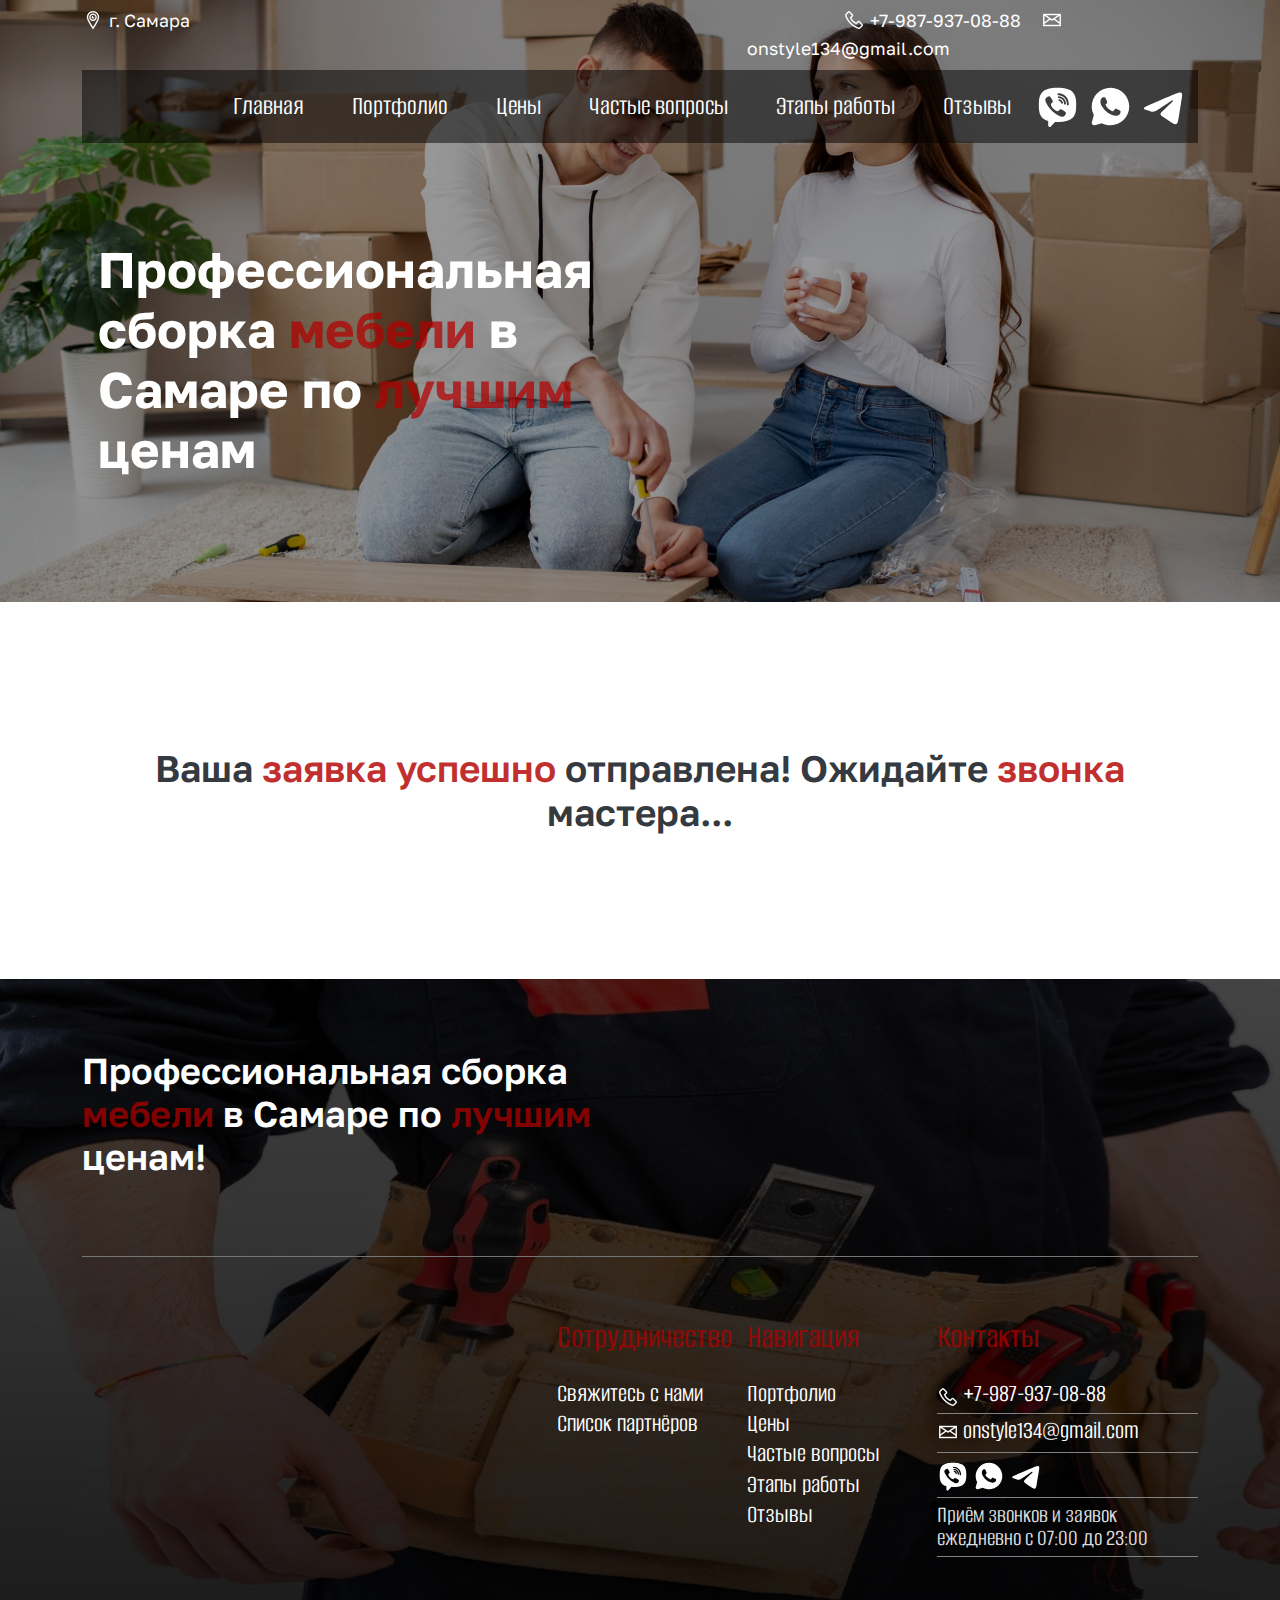
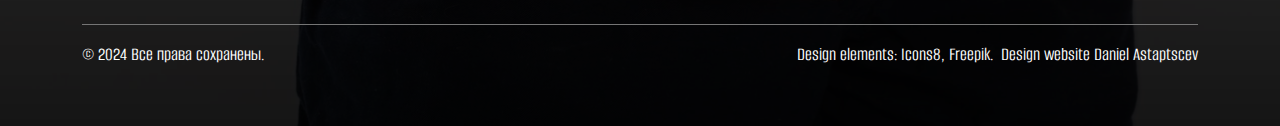
<file: success.html>
<!DOCTYPE html>
<html lang="ru">
<head>
	<!--Meta-->
   	<meta charset="UTF-8">
   	<meta name="viewport" content="width=device-width, initial-scale=1.0">
	<meta name="description" content="сборка мебели"/>
	<!--Favicon-->
	<link rel="icon" href="./image/favicons/old.png" type="image/icon" sizes="any">
	<link rel="icon" href="./image/favicons/modern.png" type="image/png">
	<link rel="apple-touch-icon" href="./image/favicons/apple.png">
   	<!--Style-->	
	<link href="./css/reset_style.css" rel="stylesheet">
   	<link href="./css/bootstrap.min.css" rel="stylesheet">
   	<link href="./css/style.css" rel="stylesheet">
   	<!--Media queries-->
   	<link rel="stylesheet" media="only screen and (max-width: 767px)" href="./css/style_mobile.css">
   	<!--Fonts-->	
	<link rel="preconnect" href="https://fonts.googleapis.com">
	<link rel="preconnect" href="https://fonts.gstatic.com" crossorigin>
	<link href="https://fonts.googleapis.com/css2?family=Golos+Text:wght@400..900&display=swap" rel="stylesheet">
	<link rel="preconnect" href="https://fonts.googleapis.com">
	<link rel="preconnect" href="https://fonts.gstatic.com" crossorigin>
	<link href="https://fonts.googleapis.com/css2?family=Alumni+Sans:ital,wght@0,100..900;1,100..900&display=swap" rel="stylesheet">
   	<title>Ваша заявка успешно отправлена!</title>
</head>
<body>
	<!-- Back to top button -->
	<button onclick="topFunction()" id="btn_top" title="Go to top"></button>

	<!--Header-Top Navigation-Bar-->
	<!--START-->
	<div class="header-banner-bg">
		<div class="mt-2 mb-lg-2 mb-md-0 container">
			<div class="row">
				<div class="header-top">
					<div class="row justify-content-between">
						<div class="col-lg-7 topper_1">
							<img id="topper_1" src="./image/icons/location.png">
							<span class="golos-text">г. Самара</span>
						</div>
						<div class="col-lg-5 col-md-12">
							<img id="topper_2" src="./image/icons/phone.png">
							<span class="golos-text main-phone">
								<a href="tel:+79879370888">+7-987-937-08-88</a>
							</span>
							<img id="topper_3" src="./image/icons/email.png">
							<span class="golos-text main-email">
								<a href="mailto:onstyle134@gmail.com">onstyle134@gmail.com</a>
							</span>
						</div>
					</div>
				</div>
			</div>
		</div>

		<div class="container">
			<div class="mt-3 mt-lg-2 mb-1 mb-lg-3 container">
				<div class="row">
					<nav class="navbar navbar-expand-lg navbar-background">
						<div class="container">
							<button class="navbar-toggler" type="button" data-bs-toggle="collapse" data-bs-target="#navbarSupportedContent" aria-controls="navbarSupportedContent" aria-expanded="false" aria-label="Toggle navigation">
								<span class="navbar-toggler-icon"></span>
							</button>
							<div class="collapse navbar-collapse justify-content-end" id="navbarSupportedContent">
								<ul class="ms-0 ms-lg-5 pb-lg-0 pb-2 nav nav-menu">
								    <li class="ms-3 nav-item">
										<a class="nav-link navbar-alumni-sans" href="./index.html">Главная</a>
									</li>
									<li class="ms-3 nav-item">
										<a class="nav-link navbar-alumni-sans" href="./html/portfolio.html">Портфолио</a>
									</li>
									<li class="ms-3 nav-item">
										<a class="nav-link navbar-alumni-sans" href="./index.html#price">Цены</a>
									</li>
									<li class="ms-3 nav-item">
										<a class="nav-link navbar-alumni-sans" href="./index.html#faq">Частые вопросы</a>
									</li>
									<li class="ms-3 nav-item">
										<a class="nav-link navbar-alumni-sans" href="./index.html#stats-section">Этапы работы</a>	
									</li>
									<li class="ms-3 nav-item">
										<a class="nav-link navbar-alumni-sans" href="./index.html#review">Отзывы</a>	
									</li>
								</ul>
								<ul class="nav nav-menu">
									<li class="ms-2">
										<a href="viber://chat?number=+79879370888" target="_blank"><img id="img" class="icon-size" src="./image/icons/viber.svg" data-hover-src="./image/icons/viber_color.svg" alt="icon"></a>
									</li>
									<li class="ms-2">
										<a href="https://api.whatsapp.com/send?phone=79879370888" target="_blank"><img id="img" class="icon-size" src="./image/icons/whatsapp.svg" data-hover-src="./image/icons/whatsapp_color.svg" alt="icon"></a>
									</li>
									<li class="ms-2">
										<a href="https://t.me/+79879370888" target="_blank"><img id="img" class="icon-size" src="./image/icons/telegram.svg" data-hover-src="../image/icons/telegram_color.svg" alt="icon"></a>
									</li>
								</ul>
							</div>
						</div>
					</nav>
				</div>
			</div>
		</div>

		<div class="container mt-xl-5 mt-lg-5 mt-5 mb-5 pt-lg-5 pb-5">
			<div class="row">
				<div class="col-lg-6 col-md-12">
    				<h1 class="ps-3 header-title">Профессиональная сборка <span class="red-color-50">мебели</span> в Самаре по <span class="red-color-50">лучшим</span> ценам</h1>
				</div>
			</div>
		</div>
	</div>

	<!--END-->
	
	<!--Content-->
	<!--START-->
	<div class="container d-flex justify-content-center pt-5 pb-5">
		<div class="row">
			<div class="col-lg-12 mt-lg-5 mt-2 mb-lg-5 mb-2 pt-5 pb-5 text-center">
				<h3 class="section-title">Ваша <span class="red-color-100">заявка успешно</span> отправлена! Ожидайте <span class="red-color-100">звонка</span> мастера...</h3>
			</div>
		</div>
	</div>
	<!--END-->

    <!--Footer-->
	<!--START-->
	<footer id="footer-section">
        <div class="container">
            <div class="footer-one">
                <div class="row justify-content-between">
                    <div class="col-lg-6 col-12">
                        <div class="footer-heading">
                            <h3>Профессиональная сборка <span class="red-color-50">мебели</span> в Самаре по <span class="red-color-50">лучшим</span> ценам!</h3>
                        </div>
                    </div>
                </div>
            </div>

            <div class="footer-two">
                <div class="row justify-content-xl-between justify-content-center">
                    <div class="offset-lg-5 col-lg-2 offset-lg-1 col-5">
                        <div class="ba-footer-widget footer-two-widget">
                            <h3 class="ba-footer-widget-title footer-two-widget__title"><span class="red-color-50">Сотрудничество</span></h3>
                            <ul>
                                <li><a href="./index.html#email">Свяжитесь с нами</a></li>
                                <li><a href="./html/partners.html">Список партнёров</a></li>
                            </ul>
                        </div>
                    </div>

                    <div class="col-lg-2 col-5">
                        <div class="ba-footer-widget footer-two-widget">
                            <h3 class="ba-footer-widget-title footer-two-widget__title"><span class="red-color-50">Навигация</span></h3>
                            <ul>
								<li><a href="./html/portfolio.html">Портфолио</a></li>
                                <li><a href="./index.html#price">Цены</a></li>
                                <li><a href="./index.html#faq">Частые вопросы</a></li>
                                <li><a href="./index.html#stats-section">Этапы работы</a></li>
                                <li><a href="./index.html#review">Отзывы</a></li>
                            </ul>
                        </div>
                    </div>

                    <div class="col-lg-3 col-7 pt-lg-0 pt-3">
                        <div class="ba-footer-widget footer-two-widget footer-two-widget--last">
                            <h3 class="ba-footer-widget-title footer-two-widget__title"><span class="red-color-50">Контакты</span></h3>
                            <div class="ba-footer-widget-working-hours-list footer-two-widget__working-hours">
                                <ul>
									<li>
										<img src="./image/icons/phone.png">
										<span class="main-phone">
											<a href="tel:+79879370888">+7-987-937-08-88</a>
										</span>
									</li>
									<li>
										<img class="pb-1" src="./image/icons/email.png">
										<span class="main-email">
											<a href="mailto:onstyle134@gmail.com">onstyle134@gmail.com</a>
										</span>
									</li>
									<li>
										<a href="viber://chat?number=+79879370888" target="_blank"><img class="icon-footer" src="./image/icons/viber.svg" alt="icon"></a>
										<a href="https://api.whatsapp.com/send?phone=79879370888" target="_blank"><img class="icon-footer" src="./image/icons/whatsapp.svg" alt="icon"></a>
										<a href="https://t.me/+79879370888" target="_blank"><img class="icon-footer" src="./image/icons/telegram.svg" alt="icon"></a>
									</li>
                                    <li>
                                        <span class="label">Приём звонков и заявок eжедневно с 07:00 до 23:00</span>
                                    </li>
                                </ul>
                            </div>
                        </div>
                    </div>
                </div>
            </div>
 
            <div class="pt-35 pb-40">
                <div class="row pt-3">
                    <div class="col-md-6">
                        <p class="ba-footer-copyright-text">© 2024 Все права сохранены.</p>
                    </div>
                    <div class="col-md-6 d-flex justify-content-md-end">
						<p class="ba-footer-copyright-text">Design elements: <a href="https://icons8.com/" target="_blank">Icons8</a>, <a href="https://freepik.com/" target="_blank">Freepik</a>.</p>
                        <p class="ps-2 ba-footer-copyright-text">Design website <a href="https://github.com/Daniel-Astaptscev/" target="_blank">Daniel Astaptscev</a></p>
                    </div>
                </div>
            </div>
        </div>
    </footer>
	<!--END-->

	<script src="./js/bootstrap.bundle.min.js"></script>
	
	<!--Script # 1 replacing icons in nav-->
	<script>
		function createHoverImage() {
		  document.querySelectorAll('[data-hover-src]').forEach((img) => {
			const src = img.getAttribute('src');
			const srcH = img.getAttribute('data-hover-src');
			img.addEventListener('mouseover', () => {img.src = srcH;})
			img.addEventListener('mouseout', () => {img.src = src;})
		  });
		}
		createHoverImage();
	</script>

	<!--Script # 2 back to top-->
	<script>
		window.onscroll = function() {scrollFunction()};
		function scrollFunction(){
		if (document.body.scrollTop > 200 || document.documentElement.scrollTop > 200) {
		document.getElementById("btn_top").style.display = "block";
		} else {
		document.getElementById("btn_top").style.display = "none";
		}
		}
		function topFunction() {
		document.body.scrollTop = 0;
		document.documentElement.scrollTop = 0;
		}
	</script>
</body>
</html>
</file>
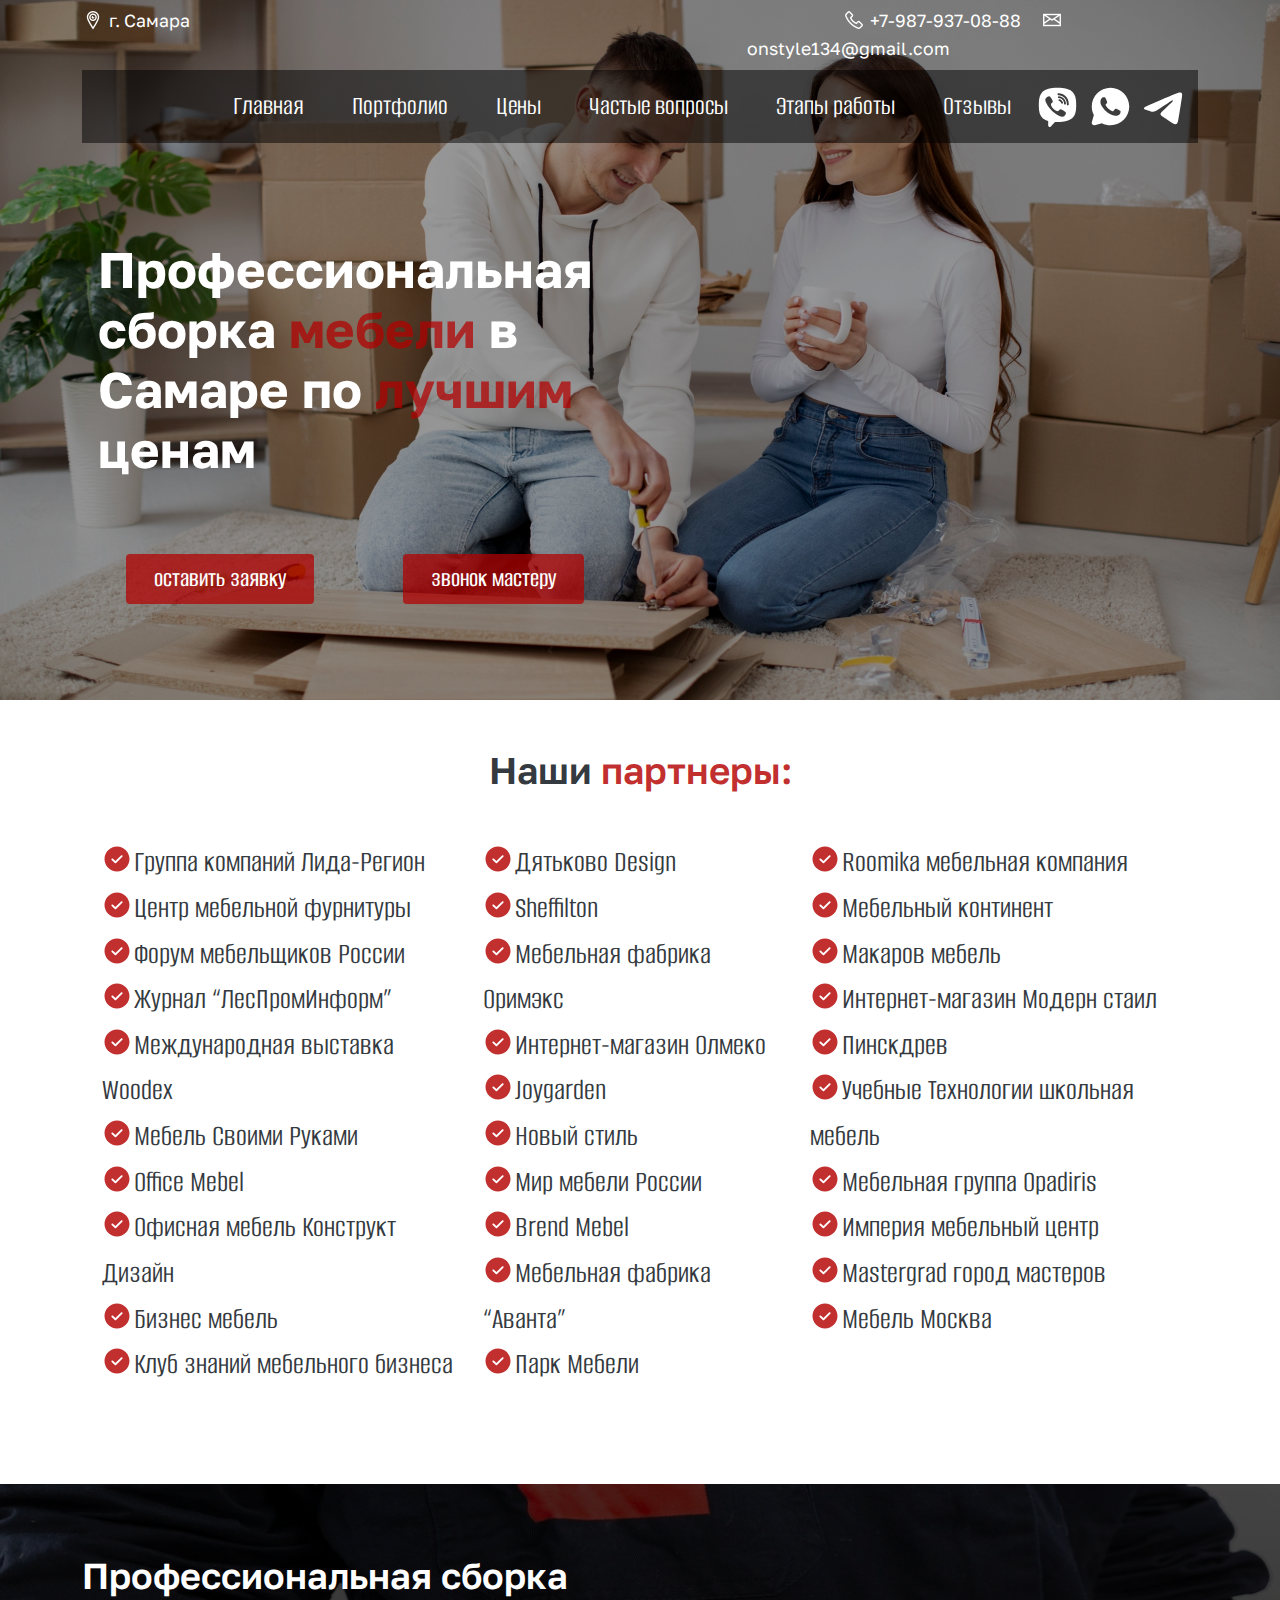
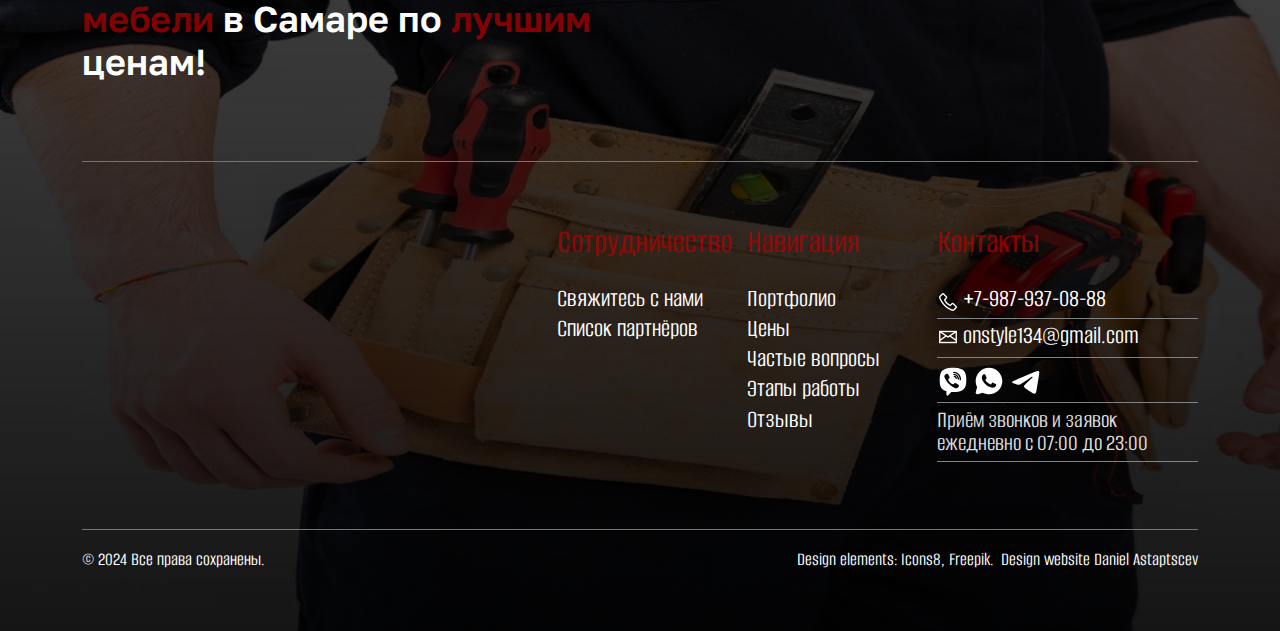
<file: html/partners.html>
<!DOCTYPE html>
<html lang="ru">
<head>
	<!--Meta-->
   	<meta charset="UTF-8">
   	<meta name="viewport" content="width=device-width, initial-scale=1.0">
	<meta name="description" content="сборка мебели"/>
	<!--Favicon-->
	<link rel="icon" href="../image/favicons/old.png" type="image/icon" sizes="any">
	<link rel="icon" href="../image/favicons/modern.png" type="image/png">
	<link rel="apple-touch-icon" href="./image/favicons/apple.png">
   	<!--Style-->	
	<link href="../css/reset_style.css" rel="stylesheet">
   	<link href="../css/bootstrap.min.css" rel="stylesheet">
   	<link href="../css/style.css" rel="stylesheet">
   	<!--Media queries-->
   	<link rel="stylesheet" media="only screen and (max-width: 767px)" href="../css/style_mobile.css">
   	<!--Fonts-->	
	<link rel="preconnect" href="https://fonts.googleapis.com">
	<link rel="preconnect" href="https://fonts.gstatic.com" crossorigin>
	<link href="https://fonts.googleapis.com/css2?family=Golos+Text:wght@400..900&display=swap" rel="stylesheet">
	<link rel="preconnect" href="https://fonts.googleapis.com">
	<link rel="preconnect" href="https://fonts.gstatic.com" crossorigin>
	<link href="https://fonts.googleapis.com/css2?family=Alumni+Sans:ital,wght@0,100..900;1,100..900&display=swap" rel="stylesheet">
   	<title>Полный перечень наших партнёров</title>
</head>
<body>
	<!-- Back to top button -->
	<button onclick="topFunction()" id="btn_top" title="Go to top"></button>

	<!--Header-Top Navigation-Bar-->
	<!--START-->
	<div class="header-banner-bg">
		<div class="mt-2 mb-lg-2 mb-md-0 container">
			<div class="row">
				<div class="header-top">
					<div class="row justify-content-between">
						<div class="col-lg-7 topper_1">
							<img id="topper_1" src="../image/icons/location.png">
							<span class="golos-text">г. Самара</span>
						</div>
						<div class="col-lg-5 col-md-12">
							<img id="topper_2" src="../image/icons/phone.png">
							<span class="golos-text main-phone">
								<a href="tel:+79879370888">+7-987-937-08-88</a>
							</span>
							<img id="topper_3" src="../image/icons/email.png">
							<span class="golos-text main-email">
								<a href="mailto:onstyle134@gmail.com">onstyle134@gmail.com</a>
							</span>
						</div>
					</div>
				</div>
			</div>
		</div>

		<div class="container">
			<div class="mt-3 mt-lg-2 mb-1 mb-lg-3 container">
				<div class="row">
					<nav class="navbar navbar-expand-lg navbar-background">
						<div class="container">
							<button class="navbar-toggler" type="button" data-bs-toggle="collapse" data-bs-target="#navbarSupportedContent" aria-controls="navbarSupportedContent" aria-expanded="false" aria-label="Toggle navigation">
								<span class="navbar-toggler-icon"></span>
							</button>
							<div class="collapse navbar-collapse justify-content-end" id="navbarSupportedContent">
								<ul class="ms-0 ms-lg-5 pb-lg-0 pb-2 nav nav-menu">
								    <li class="ms-3 nav-item">
										<a class="nav-link navbar-alumni-sans" href="../index.html">Главная</a>
									</li>
									<li class="ms-3 nav-item">
										<a class="nav-link navbar-alumni-sans" href="./portfolio.html">Портфолио</a>
									</li>
									<li class="ms-3 nav-item">
										<a class="nav-link navbar-alumni-sans" href="../index.html#price">Цены</a>
									</li>
									<li class="ms-3 nav-item">
										<a class="nav-link navbar-alumni-sans" href="../index.html#faq">Частые вопросы</a>
									</li>
									<li class="ms-3 nav-item">
										<a class="nav-link navbar-alumni-sans" href="../index.html#stats-section">Этапы работы</a>	
									</li>
									<li class="ms-3 nav-item">
										<a class="nav-link navbar-alumni-sans" href="../index.html#review">Отзывы</a>	
									</li>
								</ul>
								<ul class="nav nav-menu">
									<li class="ms-2">
										<a href="viber://chat?number=+79879370888" target="_blank"><img id="img" class="icon-size" src="../image/icons/viber.svg" data-hover-src="../image/icons/viber_color.svg" alt="icon"></a>
									</li>
									<li class="ms-2">
										<a href="https://api.whatsapp.com/send?phone=79879370888" target="_blank"><img id="img" class="icon-size" src="../image/icons/whatsapp.svg" data-hover-src="../image/icons/whatsapp_color.svg" alt="icon"></a>
									</li>
									<li class="ms-2">
										<a href="https://t.me/+79879370888" target="_blank"><img id="img" class="icon-size" src="../image/icons/telegram.svg" data-hover-src="../image/icons/telegram_color.svg" alt="icon"></a>
									</li>
								</ul>
							</div>
						</div>
					</nav>
				</div>
			</div>
		</div>

		<div class="container mt-xl-5 mt-lg-5 mt-5 mb-5 pt-lg-5 pb-5">
			<div class="row">
				<div class="col-lg-6 col-md-12">
    					<h1 class="ps-3 header-title">Профессиональная сборка <span class="red-color-50">мебели</span> в Самаре по <span class="red-color-50">лучшим</span> ценам</h1>
    					<div class="pt-5 d-flex justify-content-around">
    						<button type="button" class="btn-header-top" data-bs-toggle="modal" data-bs-target="#exampleModal">оставить заявку</button>
    						<a href="tel:+79879370888"><button type="button" class="btn-header-top">звонок мастеру</button></a>
    				    </div>
				</div>
			</div>
		</div>
	</div>

	<div class="modal fade" id="exampleModal" data-bs-backdrop="static" data-bs-keyboard="false" tabindex="-1" aria-labelledby="staticBackdropLabel" aria-hidden="true">
		<div class="modal-dialog modal-dialog-centered">
		  	<div class="modal-content">
				<div class="modal-header">
			  		<h5 class="modal-title">Заполните форму заявки</h5>
			  		<button type="button" class="btn-close" data-bs-dismiss="modal" aria-label="Close"></button>
				</div>
				<form action="telegrambot.php" method='POST'>
    				<div class="modal-body">
    					<div class="container contact-form">
    						<div class="row justify-content-center">
    							<div class="col-8">
    								<input type="text" name="contact-name" id="contact-form_name" placeholder="✍ Введите имя" maxlength="15" required>
                                </div>
    							<div class="col-8">
    								<input type="text" name="contact-number" id="contact-form_number" placeholder="📞 Введите номер телефона +7" maxlength="11" required>
    							</div>
    						</div>
    					</div>
    				</div>
            		<div class="modal-footer">
            		    <button type="submit" class="btn-modal">Отправить</button>
            		</div>
				</form>
		  	</div>
		</div>
	</div>
	<!--END-->
	
	<!--Content-->
	<!--START-->
	<div class="container d-flex justify-content-center pt-5 pb-5">
		<div class="row">
			<div class="col-lg-12 pb-lg-5 pb-2">
				<div class="pb-lg-5 pb-4 text-center">
					<h3 class="section-title">Наши <span class="red-color-100">партнеры:</span></h3>
				</div>
				<div class="package-details__features-container d-flex">
					<div class="single-pack-feature single-pack-feature--colored">
						<ul class="list-partners">
							<li><a href="https://lidabelmebel.ru/" target="_blank">Группа компаний Лида-Регион</a></li>
							<li><a href="https://c-m-f.ru/" target="_blank">Центр мебельной фурнитуры</a></li>
							<li><a href="https://mebel.mirbb.com/" target="_blank">Форум мебельщиков России</a></li>
							<li><a href="https://lesprominform.ru/" target="_blank">Журнал “ЛесПромИнформ”</a></li>
							<li><a href="https://woodexpo.ru/ru/" target="_blank">Международная выставка Woodex</a></li>
							<li><a href="https://mebelsam.com/" target="_blank">Мебель Своими Руками</a></li>
							<li><a href="https://www.office-mebel.ru/" target="_blank">Office Mebel</a></li>
							<li><a href="https://www.kdizain.ru/" target="_blank">Офисная мебель Конструкт Дизайн</a></li>
							<li><a href="https://biz-mebel.ru/" target="_blank">Бизнес мебель</a></li>
							<li><a href="https://club.mmkc.su/" target="_blank">Клуб знаний мебельного бизнеса</a></li>
						</ul>
					</div>
					<div class="single-pack-feature">
						<ul class="list-partners">
							<li><a href="https://dyatkovo.ru/" target="_blank">Дятьково Design</a></li>
							<li><a href="https://sheffilton.com/" target="_blank">Sheffilton</a></li>
							<li><a href="https://orimex.ru/" target="_blank">Мебельная фабрика Оримэкс</a></li>
							<li><a href="https://olmeko.ru/" target="_blank">Интернет-магазин Олмеко</a></li>
							<li><a href="https://joygarden.ru/" target="_blank">Joygarden</a></li>
							<li><a href="https://newstyle63.ru/" target="_blank">Новый стиль</a></li>
							<li><a href="https://www.mebelandia.com/" target="_blank">Мир мебели России</a></li>
							<li><a href="https://brend-mebel.ru/" target="_blank">Brend Mebel</a></li>
							<li><a href="https://www.avanta55.ru/" target="_blank">Мебельная фабрика “Аванта”</a></li>
							<li><a href="https://parkmebel.com/" target="_blank">Парк Мебели</a></li>
						</ul>
					</div>
					<div class="single-pack-feature single-pack-feature--colored">
						<ul class="list-partners">
							<li><a href="https://roomika-mebel.ru/" target="_blank">Roomika мебельная компания</a></li>
							<li><a href="https://mkmebel.online/" target="_blank">Мебельный континент</a></li>
							<li><a href="https://makarovmebel.ru/" target="_blank">Макаров мебель</a></li>
							<li><a href="https://modern-st.ru/" target="_blank">Интернет-магазин Модерн стаил</a></li>
							<li><a href="https://pinskdrev.ru/" target="_blank">Пинскдрев</a></li>
							<li><a href="https://парты.рф/" target="_blank">Учебные Технологии школьная мебель</a></li>
							<li><a href="https://opadiris.ru/" target="_blank">Мебельная группа Opadiris</a></li>
							<li><a href="https://impmebel.ru/" target="_blank">Империя мебельный центр</a></li>
							<li><a href="https://mastergrad.com/" target="_blank">Mastergrad город мастеров</a></li>
							<li><a href="https://mebel-moskva.ru/" target="_blank">Мебель Москва</a></li>
						</ul>
					</div>
				</div>
			</div>
		</div>
	</div>
	<!--END-->

	<!--Footer-->
	<!--START-->
	<footer id="footer-section">
        <div class="container">
            <div class="footer-one">
                <div class="row justify-content-between">
                    <div class="col-lg-6 col-12">
                        <div class="footer-heading">
                            <h3>Профессиональная сборка <span class="red-color-50">мебели</span> в Самаре по <span class="red-color-50">лучшим</span> ценам!</h3>
                        </div>
                    </div>
                </div>
            </div>

            <div class="footer-two">
                <div class="row justify-content-xl-between justify-content-center">
                    <div class="offset-lg-5 col-lg-2 offset-lg-1 col-5">
                        <div class="ba-footer-widget footer-two-widget">
                            <h3 class="ba-footer-widget-title footer-two-widget__title"><span class="red-color-50">Сотрудничество</span></h3>
                            <ul>
                                <li><a href="../index.html#email">Свяжитесь с нами</a></li>
                                <li><a href="#">Список партнёров</a></li>
                            </ul>
                        </div>
                    </div>

                    <div class="col-lg-2 col-5">
                        <div class="ba-footer-widget footer-two-widget">
                            <h3 class="ba-footer-widget-title footer-two-widget__title"><span class="red-color-50">Навигация</span></h3>
                            <ul>
								<li><a href="./portfolio.html">Портфолио</a></li>
                                <li><a href="../index.html#price">Цены</a></li>
                                <li><a href="../index.html#faq">Частые вопросы</a></li>
                                <li><a href="../index.html#stats-section">Этапы работы</a></li>
                                <li><a href="../index.html#review">Отзывы</a></li>
                            </ul>
                        </div>
                    </div>

                    <div class="col-lg-3 col-7 pt-lg-0 pt-3">
                        <div class="ba-footer-widget footer-two-widget footer-two-widget--last">
                            <h3 class="ba-footer-widget-title footer-two-widget__title"><span class="red-color-50">Контакты</span></h3>
                            <div class="ba-footer-widget-working-hours-list footer-two-widget__working-hours">
                                <ul>
									<li>
										<img src="../image/icons/phone.png">
										<span class="main-phone">
											<a href="tel:+79879370888">+7-987-937-08-88</a>
										</span>
									</li>
									<li>
										<img class="pb-1" src="../image/icons/email.png">
										<span class="main-email">
											<a href="mailto:onstyle134@gmail.com">onstyle134@gmail.com</a>
										</span>
									</li>
									<li>
										<a href="viber://chat?number=+79879370888" target="_blank"><img class="icon-footer" src="../image/icons/viber.svg" alt="icon"></a>
										<a href="https://api.whatsapp.com/send?phone=79879370888" target="_blank"><img class="icon-footer" src="../image/icons/whatsapp.svg" alt="icon"></a>
										<a href="https://t.me/+79879370888" target="_blank"><img class="icon-footer" src="../image/icons/telegram.svg" alt="icon"></a>
									</li>
                                    <li>
                                        <span class="label">Приём звонков и заявок eжедневно с 07:00 до 23:00</span>
                                    </li>
                                </ul>
                            </div>
                        </div>
                    </div>
                </div>
            </div>
 
            <div class="pt-35 pb-40">
                <div class="row pt-3">
                    <div class="col-md-6">
                        <p class="ba-footer-copyright-text">© 2024 Все права сохранены.</p>
                    </div>
                    <div class="col-md-6 d-flex justify-content-md-end">
						<p class="ba-footer-copyright-text">Design elements: <a href="https://icons8.com/" target="_blank">Icons8</a>, <a href="https://freepik.com/" target="_blank">Freepik</a>.</p>
                        <p class="ps-2 ba-footer-copyright-text">Design website <a href="https://github.com/Daniel-Astaptscev/" target="_blank">Daniel Astaptscev</a></p>
                    </div>
                </div>
            </div>
        </div>
    </footer>
	<!--END-->

	<script src="../js/bootstrap.bundle.min.js"></script>
	
	<!--Script # 1 replacing icons in nav-->
	<script>
		function createHoverImage() {
		  document.querySelectorAll('[data-hover-src]').forEach((img) => {
			const src = img.getAttribute('src');
			const srcH = img.getAttribute('data-hover-src');
			img.addEventListener('mouseover', () => {img.src = srcH;})
			img.addEventListener('mouseout', () => {img.src = src;})
		  });
		}
		createHoverImage();
	</script>

	<!--Script # 2 back to top-->
	<script>
		window.onscroll = function() {scrollFunction()};
		function scrollFunction(){
		if (document.body.scrollTop > 200 || document.documentElement.scrollTop > 200) {
		document.getElementById("btn_top").style.display = "block";
		} else {
		document.getElementById("btn_top").style.display = "none";
		}
		}
		function topFunction() {
		document.body.scrollTop = 0;
		document.documentElement.scrollTop = 0;
		}
	</script>
</body>
</html>
</file>
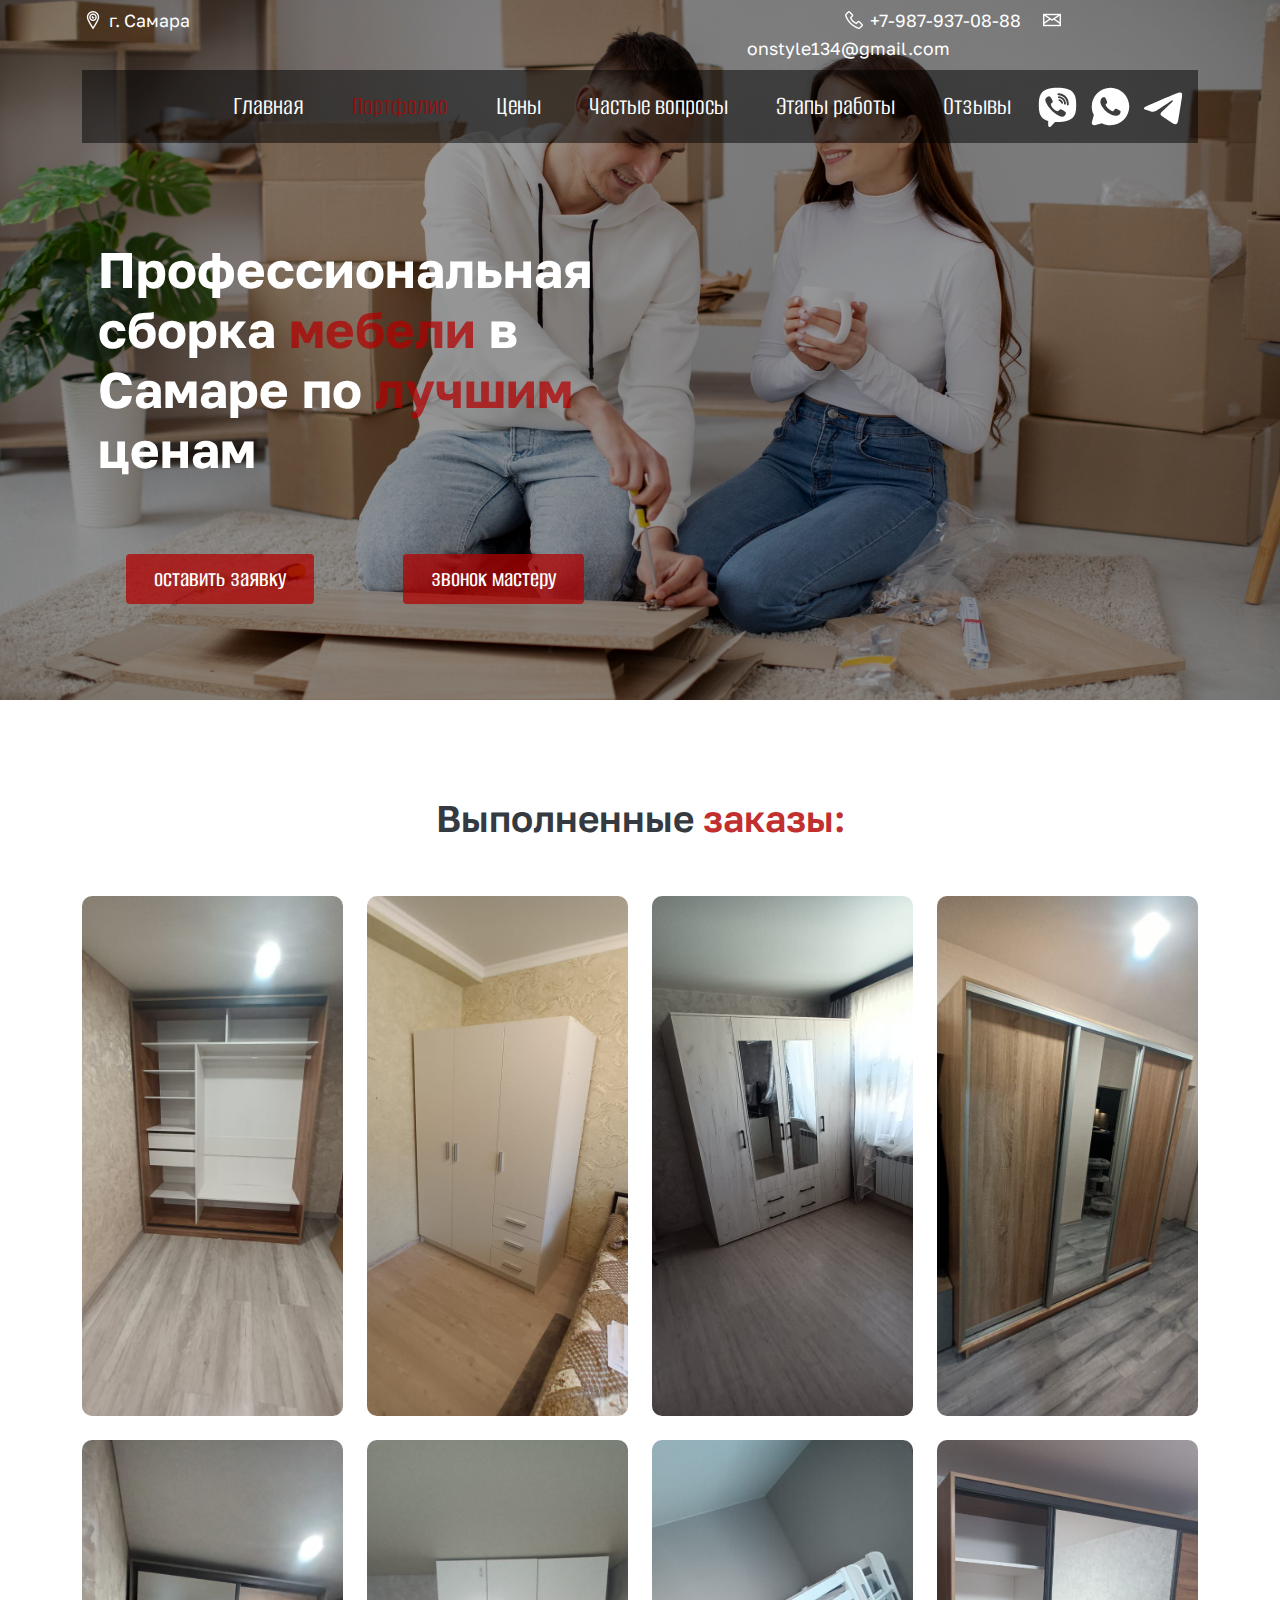
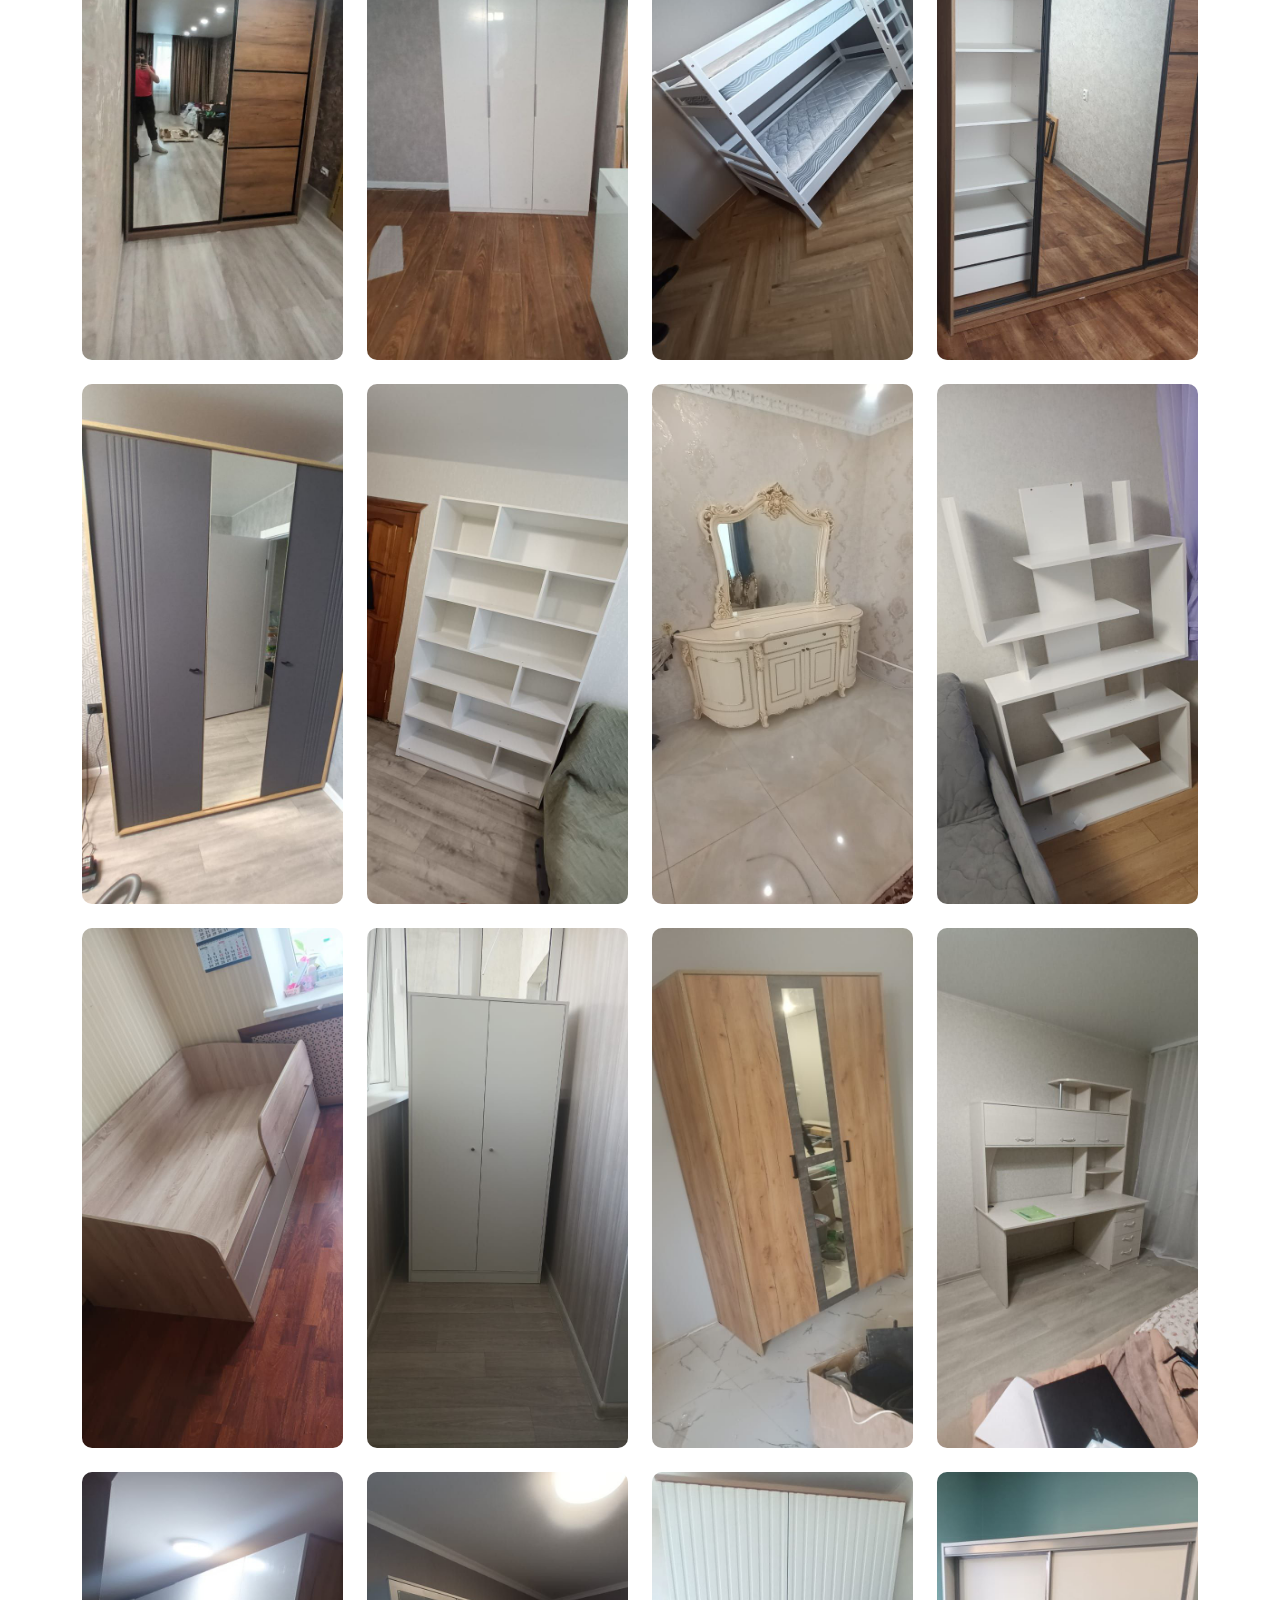
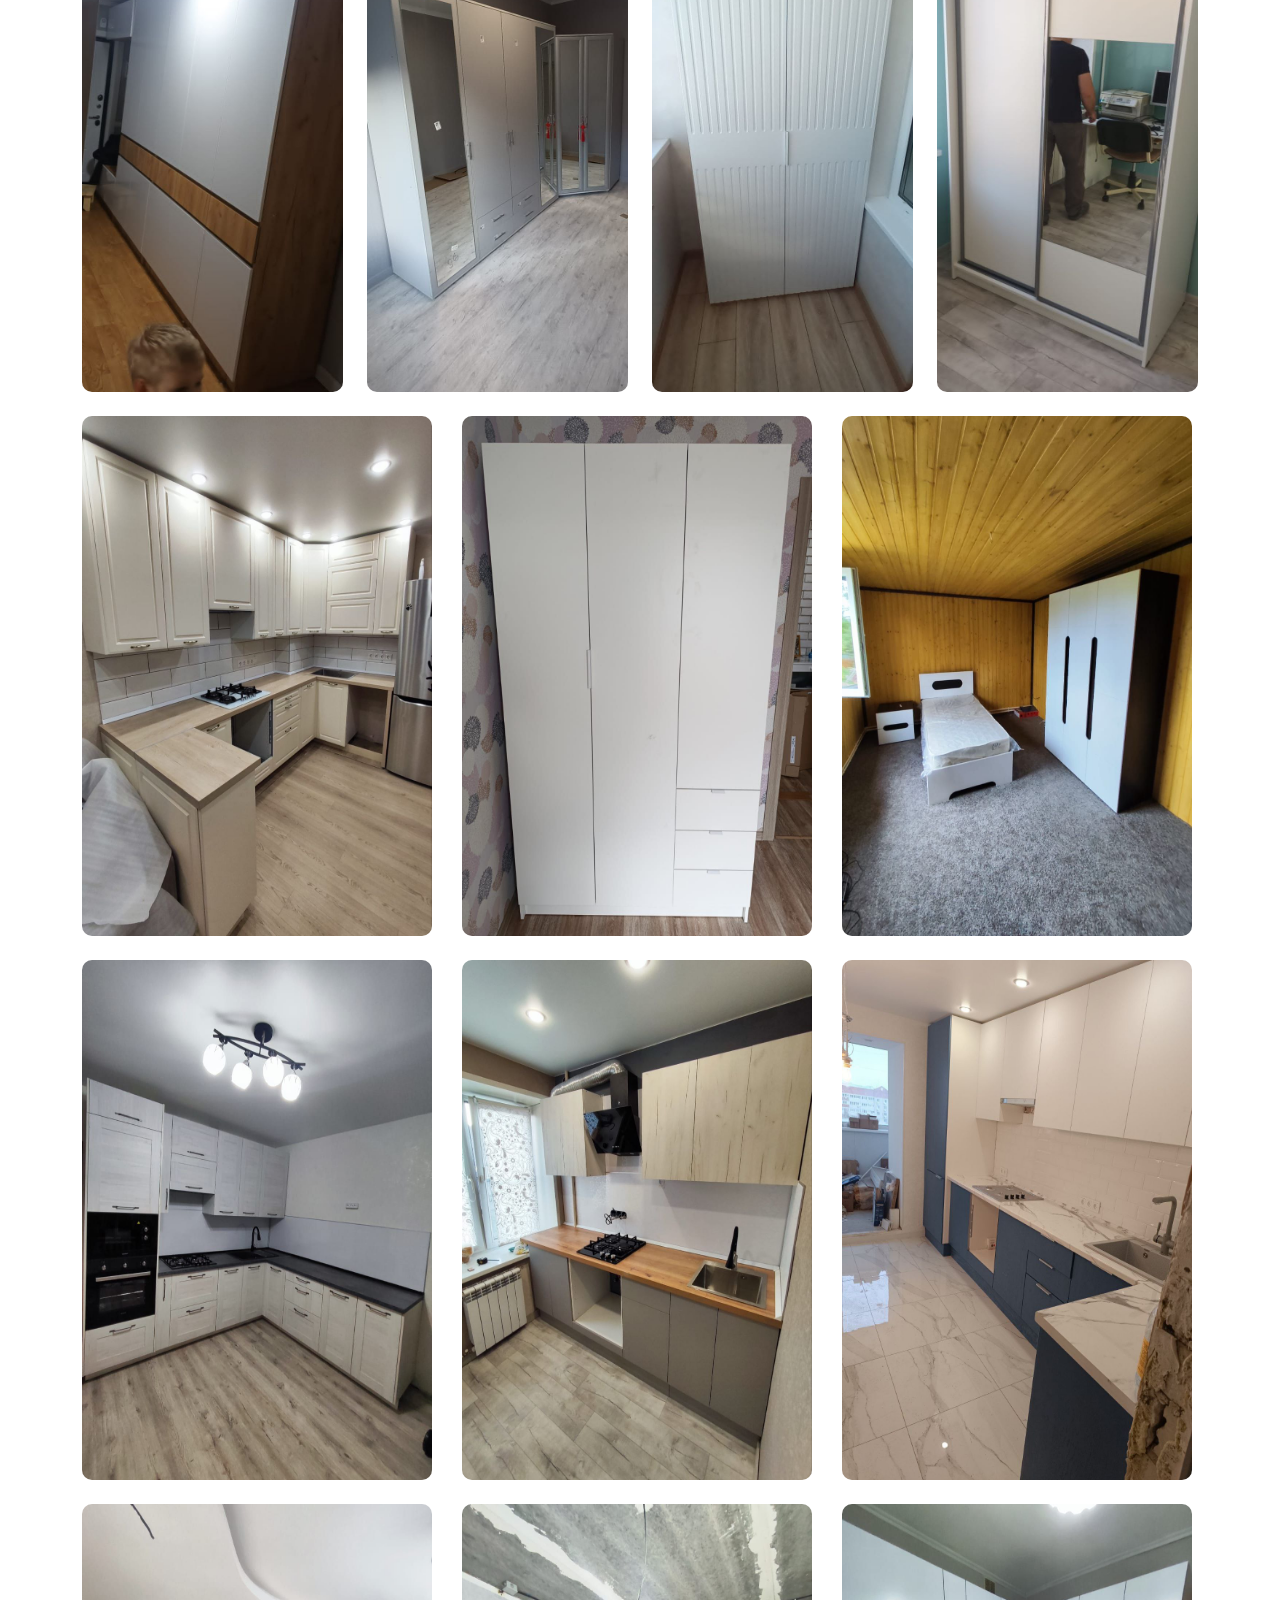
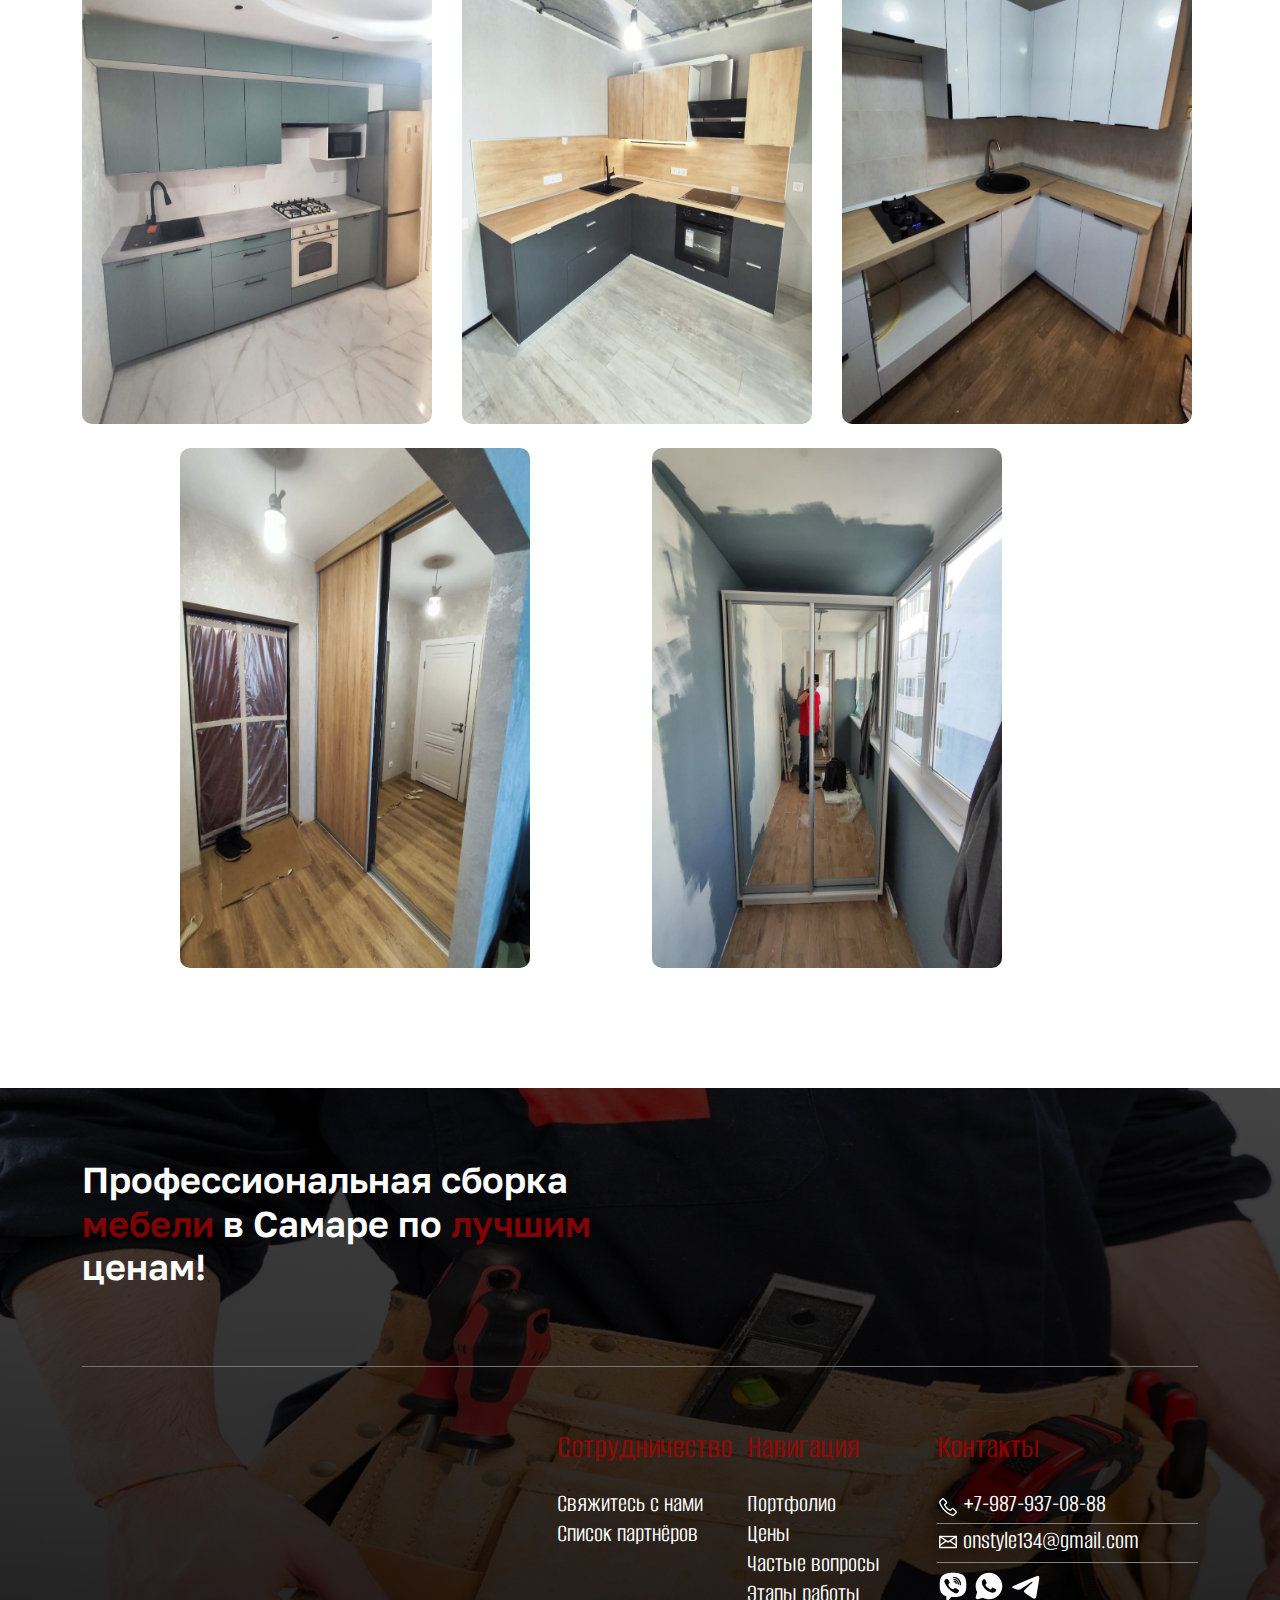
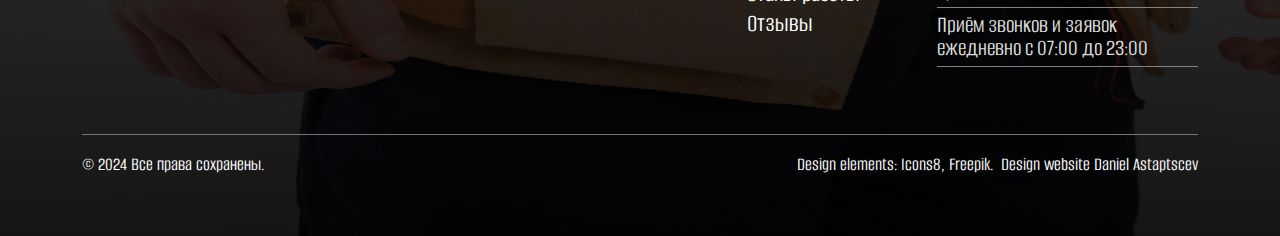
<file: html/portfolio.html>
<!DOCTYPE html>
<html lang="ru">
<head>
	<!--Meta-->
   	<meta charset="UTF-8">
   	<meta name="viewport" content="width=device-width, initial-scale=1.0">
	<meta name="description" content="сборка мебели"/>
	<!--Favicon-->
	<link rel="icon" href="../image/favicons/old.png" type="image/icon" sizes="any">
	<link rel="icon" href="../image/favicons/modern.png" type="image/png">
	<link rel="apple-touch-icon" href="./image/favicons/apple.png">
   	<!--Style-->	
	<link href="../css/reset_style.css" rel="stylesheet">
   	<link href="../css/bootstrap.min.css" rel="stylesheet">
   	<link href="../css/style.css" rel="stylesheet">
   	<!--Media queries-->
   	<link rel="stylesheet" media="only screen and (max-width: 767px)" href="../css/style_mobile.css">
   	<!--Fonts-->	
	<link rel="preconnect" href="https://fonts.googleapis.com">
	<link rel="preconnect" href="https://fonts.gstatic.com" crossorigin>
	<link href="https://fonts.googleapis.com/css2?family=Golos+Text:wght@400..900&display=swap" rel="stylesheet">
	<link rel="preconnect" href="https://fonts.googleapis.com">
	<link rel="preconnect" href="https://fonts.gstatic.com" crossorigin>
	<link href="https://fonts.googleapis.com/css2?family=Alumni+Sans:ital,wght@0,100..900;1,100..900&display=swap" rel="stylesheet">
   	<title>Портфолио выполненных заказов</title>
</head>
<body>
	<!-- Back to top button -->
	<button onclick="topFunction()" id="btn_top" title="Go to top"></button>

	<!--Header-Top Navigation-Bar-->
	<!--START-->
	<div class="header-banner-bg">
		<div class="mt-2 mb-lg-2 mb-md-0 container">
			<div class="row">
				<div class="header-top">
					<div class="row justify-content-between">
						<div class="col-lg-7 topper_1">
							<img id="topper_1" src="../image/icons/location.png">
							<span class="golos-text">г. Самара</span>
						</div>
						<div class="col-lg-5 col-md-12">
							<img id="topper_2" src="../image/icons/phone.png">
							<span class="golos-text main-phone">
								<a href="tel:+79879370888">+7-987-937-08-88</a>
							</span>
							<img id="topper_3" src="../image/icons/email.png">
							<span class="golos-text main-email">
								<a href="mailto:onstyle134@gmail.com">onstyle134@gmail.com</a>
							</span>
						</div>
					</div>
				</div>
			</div>
		</div>

		<div class="container">
			<div class="mt-3 mt-lg-2 mb-1 mb-lg-3 container">
				<div class="row">
					<nav class="navbar navbar-expand-lg navbar-background">
						<div class="container">
							<button class="navbar-toggler" type="button" data-bs-toggle="collapse" data-bs-target="#navbarSupportedContent" aria-controls="navbarSupportedContent" aria-expanded="false" aria-label="Toggle navigation">
								<span class="navbar-toggler-icon"></span>
							</button>
							<div class="collapse navbar-collapse justify-content-end" id="navbarSupportedContent">
								<ul class="ms-0 ms-lg-5 pb-lg-0 pb-2 nav nav-menu">
								    <li class="ms-3 nav-item">
										<a class="nav-link navbar-alumni-sans" href="../index.html">Главная</a>
									</li>
									<li class="ms-3 nav-item">
										<a class="nav-link active navbar-alumni-sans" href="#">Портфолио</a>
									</li>
									<li class="ms-3 nav-item">
										<a class="nav-link navbar-alumni-sans" href="../index.html#price">Цены</a>
									</li>
									<li class="ms-3 nav-item">
										<a class="nav-link navbar-alumni-sans" href="../index.html#faq">Частые вопросы</a>
									</li>
									<li class="ms-3 nav-item">
										<a class="nav-link navbar-alumni-sans" href="../index.html#stats-section">Этапы работы</a>	
									</li>
									<li class="ms-3 nav-item">
										<a class="nav-link navbar-alumni-sans" href="../index.html#review">Отзывы</a>	
									</li>
								</ul>
								<ul class="nav nav-menu">
									<li class="ms-2">
										<a href="viber://chat?number=+79879370888" target="_blank"><img id="img" class="icon-size" src="../image/icons/viber.svg" data-hover-src="../image/icons/viber_color.svg" alt="icon"></a>
									</li>
									<li class="ms-2">
										<a href="https://api.whatsapp.com/send?phone=79879370888" target="_blank"><img id="img" class="icon-size" src="../image/icons/whatsapp.svg" data-hover-src="../image/icons/whatsapp_color.svg" alt="icon"></a>
									</li>
									<li class="ms-2">
										<a href="https://t.me/+79879370888" target="_blank"><img id="img" class="icon-size" src="../image/icons/telegram.svg" data-hover-src="../image/icons/telegram_color.svg" alt="icon"></a>
									</li>
								</ul>
							</div>
						</div>
					</nav>
				</div>
			</div>
		</div>

		<div class="container mt-xl-5 mt-lg-5 mt-5 mb-5 pt-lg-5 pb-5">
			<div class="row">
				<div class="col-lg-6 col-md-12">
    					<h1 class="ps-3 header-title">Профессиональная сборка <span class="red-color-50">мебели</span> в Самаре по <span class="red-color-50">лучшим</span> ценам</h1>
    					<div class="pt-5 d-flex justify-content-around">
    						<button type="button" class="btn-header-top" data-bs-toggle="modal" data-bs-target="#exampleModal">оставить заявку</button>
    						<a href="tel:+79879370888"><button type="button" class="btn-header-top">звонок мастеру</button></a>
    				    </div>
				</div>
			</div>
		</div>
	</div>

	<div class="modal fade" id="exampleModal" data-bs-backdrop="static" data-bs-keyboard="false" tabindex="-1" aria-labelledby="staticBackdropLabel" aria-hidden="true">
		<div class="modal-dialog modal-dialog-centered">
		  	<div class="modal-content">
				<div class="modal-header">
			  		<h5 class="modal-title">Заполните форму заявки</h5>
			  		<button type="button" class="btn-close" data-bs-dismiss="modal" aria-label="Close"></button>
				</div>
				<form action="telegrambot.php" method='POST'>
    				<div class="modal-body">
    					<div class="container contact-form">
    						<div class="row justify-content-center">
    							<div class="col-8">
    								<input type="text" name="contact-name" id="contact-form_name" placeholder="✍ Введите имя" maxlength="15" required>
                                </div>
    							<div class="col-8">
    								<input type="text" name="contact-number" id="contact-form_number" placeholder="📞 Введите номер телефона +7" maxlength="11" required>
    							</div>
    						</div>
    					</div>
    				</div>
            		<div class="modal-footer">
            		    <button type="submit" class="btn-modal">Отправить</button>
            		</div>
				</form>
		  	</div>
		</div>
	</div>
	<!--END-->
	
	<!--Content-->
	<!--START-->
	<div class="container d-flex justify-content-center pt-lg-5 pb-5">
		<div class="row">
			<div class="col-lg-12 pt-5 pb-2 text-center">
				<h3 class="section-title">Выполненные <span class="red-color-100">заказы:</span></h3>
			</div>
		</div>
	</div>
	<div class="container mb-5 pb-lg-5 pb-2">
		<div class="row justify-content-center">
		    <div class="pb-4 col-lg-3 col-6">
			    <img src="../image/portfolio/500/portfolio_1.jpg" class="port-img">
			</div>
			<div class="pb-4 col-lg-3 col-6">
			    <img src="../image/portfolio/500/portfolio_2.jpg" class="port-img">
			</div>
			<div class="pb-4 col-lg-3 col-6">
			    <img src="../image/portfolio/500/portfolio_3.jpg" class="port-img">
			</div>
			<div class="pb-4 col-lg-3 col-6">
			    <img src="../image/portfolio/500/portfolio_4.jpg" class="port-img">
			</div>
			<div class="pb-4 col-lg-3 col-6">
			    <img src="../image/portfolio/500/portfolio_5.jpg" class="port-img">
			</div>
			<div class="pb-4 col-lg-3 col-6">
			    <img src="../image/portfolio/500/portfolio_6.jpg" class="port-img">
			</div>
			<div class="pb-4 col-lg-3 col-6">
			    <img src="../image/portfolio/500/portfolio_7.jpg" class="port-img">
			</div>
			<div class="pb-4 col-lg-3 col-6">
			    <img src="../image/portfolio/500/portfolio_8.jpg" class="port-img">
			</div>
			<div class="pb-4 col-lg-3 col-6">
			    <img src="../image/portfolio/500/portfolio_9.jpg" class="port-img">
			</div> 
			<div class="pb-4 col-lg-3 col-6">
			    <img src="../image/portfolio/500/portfolio_10.jpg" class="port-img">
			</div>
			<div class="pb-4 col-lg-3 col-6">
			    <img src="../image/portfolio/500/portfolio_11.jpg" class="port-img">
			</div>
			<div class="pb-4 col-lg-3 col-6">
			    <img src="../image/portfolio/500/portfolio_12.jpg" class="port-img">
			</div>
			<div class="pb-4 col-lg-3 col-6">
			    <img src="../image/portfolio/500/portfolio_13.jpg" class="port-img">
			</div>
			<div class="pb-4 col-lg-3 col-6">
			    <img src="../image/portfolio/500/portfolio_14.jpg" class="port-img">
			</div>
			<div class="pb-4 col-lg-3 col-6">
			    <img src="../image/portfolio/500/portfolio_15.jpg" class="port-img">
			</div>
			<div class="pb-4 col-lg-3 col-6">
			    <img src="../image/portfolio/500/portfolio_16.jpg" class="port-img">
			</div>
			<div class="pb-4 col-lg-3 col-6">
			    <img src="../image/portfolio/500/portfolio_17.jpg" class="port-img">
			</div>
			<div class="pb-4 col-lg-3 col-6">
			    <img src="../image/portfolio/500/portfolio_18.jpg" class="port-img">
			</div>
			<div class="pb-4 col-lg-3 col-6">
			    <img src="../image/portfolio/500/portfolio_19.jpg" class="port-img">
			</div>
			<div class="pb-4 col-lg-3 col-6">
			    <img src="../image/portfolio/500/portfolio_20.jpg" class="port-img">
			</div>
			<div class="pb-4 col-lg-4 col-6">
			    <img src="../image/portfolio/900/portfolio_1.jpg" class="service-img-port">
			</div>
			<div class="pb-4 col-lg-4 col-6">
			    <img src="../image/portfolio/900/portfolio_2.jpg" class="service-img-port">
			</div>
			<div class="pb-4 col-lg-4 col-6">
			    <img src="../image/portfolio/900/portfolio_3.jpg" class="service-img-port">
			</div>
			<div class="pb-4 col-lg-4 col-6">
			    <img src="../image/portfolio/900/portfolio_4.jpg" class="service-img-port">
			</div>
			<div class="pb-4 col-lg-4 col-6">
			    <img src="../image/portfolio/900/portfolio_5.jpg" class="service-img-port">
			</div>
			<div class="pb-4 col-lg-4 col-6">
			    <img src="../image/portfolio/900/portfolio_6.jpg" class="service-img-port">
			</div>
			<div class="pb-4 col-lg-4 col-6">
			    <img src="../image/portfolio/900/portfolio_7.jpg" class="service-img-port">
			</div>
			<div class="pb-4 col-lg-4 col-6">
			    <img src="../image/portfolio/900/portfolio_8.jpg" class="service-img-port">
			</div>
			<div class="pb-4 col-lg-4 col-6">
			    <img src="../image/portfolio/900/portfolio_9.jpg" class="service-img-port">
			</div>
			<div class="pb-4 col-lg-6 col-6 d-flex justify-content-center">
			    <img src="../image/portfolio/900/portfolio_10.jpg" class="service-img-port">
			</div>
			<div class="pb-4 col-lg-6 col-6">
			    <img src="../image/portfolio/900/portfolio_11.jpg" class="service-img-port">
			</div>
		</div>
	</div>
	<!--END-->

	<!--Footer-->
	<!--START-->
	<footer id="footer-section">
        <div class="container">
            <div class="footer-one">
                <div class="row justify-content-between">
                    <div class="col-lg-6 col-12">
                        <div class="footer-heading">
                            <h3>Профессиональная сборка <span class="red-color-50">мебели</span> в Самаре по <span class="red-color-50">лучшим</span> ценам!</h3>
                        </div>
                    </div>
                </div>
            </div>

            <div class="footer-two">
                <div class="row justify-content-xl-between justify-content-center">
                    <div class="offset-lg-5 col-lg-2 offset-lg-1 col-5">
                        <div class="ba-footer-widget footer-two-widget">
                            <h3 class="ba-footer-widget-title footer-two-widget__title"><span class="red-color-50">Сотрудничество</span></h3>
                            <ul>
                                <li><a href="../index.html#email">Свяжитесь с нами</a></li>
                                <li><a href="./partners.html">Список партнёров</a></li>
                            </ul>
                        </div>
                    </div>

                    <div class="col-lg-2 col-5">
                        <div class="ba-footer-widget footer-two-widget">
                            <h3 class="ba-footer-widget-title footer-two-widget__title"><span class="red-color-50">Навигация</span></h3>
                            <ul>
								<li><a href="#">Портфолио</a></li>
                                <li><a href="../index.html#price">Цены</a></li>
                                <li><a href="../index.html#faq">Частые вопросы</a></li>
                                <li><a href="../index.html#stats-section">Этапы работы</a></li>
                                <li><a href="../index.html#review">Отзывы</a></li>
                            </ul>
                        </div>
                    </div>

                    <div class="col-lg-3 col-7 pt-lg-0 pt-3">
                        <div class="ba-footer-widget footer-two-widget footer-two-widget--last">
                            <h3 class="ba-footer-widget-title footer-two-widget__title"><span class="red-color-50">Контакты</span></h3>
                            <div class="ba-footer-widget-working-hours-list footer-two-widget__working-hours">
                                <ul>
									<li>
										<img src="../image/icons/phone.png">
										<span class="main-phone">
											<a href="tel:+79879370888">+7-987-937-08-88</a>
										</span>
									</li>
									<li>
										<img class="pb-1" src="../image/icons/email.png">
										<span class="main-email">
											<a href="mailto:onstyle134@gmail.com">onstyle134@gmail.com</a>
										</span>
									</li>
									<li>
										<a href="viber://chat?number=+79879370888" target="_blank"><img class="icon-footer" src="../image/icons/viber.svg" alt="icon"></a>
										<a href="https://api.whatsapp.com/send?phone=79879370888" target="_blank"><img class="icon-footer" src="../image/icons/whatsapp.svg" alt="icon"></a>
										<a href="https://t.me/+79879370888" target="_blank"><img class="icon-footer" src="../image/icons/telegram.svg" alt="icon"></a>
									</li>
                                    <li>
                                        <span class="label">Приём звонков и заявок eжедневно с 07:00 до 23:00</span>
                                    </li>
                                </ul>
                            </div>
                        </div>
                    </div>
                </div>
            </div>
 
            <div class="pt-35 pb-40">
                <div class="row pt-3">
                    <div class="col-md-6">
                        <p class="ba-footer-copyright-text">© 2024 Все права сохранены.</p>
                    </div>
                    <div class="col-md-6 d-flex justify-content-md-end">
						<p class="ba-footer-copyright-text">Design elements: <a href="https://icons8.com/" target="_blank">Icons8</a>, <a href="https://freepik.com/" target="_blank">Freepik</a>.</p>
                        <p class="ps-2 ba-footer-copyright-text">Design website <a href="https://github.com/Daniel-Astaptscev/" target="_blank">Daniel Astaptscev</a></p>
                    </div>
                </div>
            </div>
        </div>
    </footer>
	<!--END-->

	<script src="../js/bootstrap.bundle.min.js"></script>
	
	<!--Script # 1 replacing icons in nav-->
	<script>
		function createHoverImage() {
		  document.querySelectorAll('[data-hover-src]').forEach((img) => {
			const src = img.getAttribute('src');
			const srcH = img.getAttribute('data-hover-src');
			img.addEventListener('mouseover', () => {img.src = srcH;})
			img.addEventListener('mouseout', () => {img.src = src;})
		  });
		}
		createHoverImage();
	</script>

	<!--Script # 2 back to top-->
	<script>
		window.onscroll = function() {scrollFunction()};
		function scrollFunction(){
		if (document.body.scrollTop > 200 || document.documentElement.scrollTop > 200) {
		document.getElementById("btn_top").style.display = "block";
		} else {
		document.getElementById("btn_top").style.display = "none";
		}
		}
		function topFunction() {
		document.body.scrollTop = 0;
		document.documentElement.scrollTop = 0;
		}
	</script>
</body>
</html>
</file>
<file: css/style.css>
/*
====================================================================
	Global Settings: general
====================================================================
*/ 
body {
	margin: 0;
	display: flex;
	flex-direction: column;
	min-height: 100vh;
}

li {
    text-align: -webkit-match-parent;
}

.section-title {
    font-family: "Golos Text", sans-serif;
    font-size: 37px;
    font-weight: 600;
    margin-bottom: 0;
}

.text-center, .single-step {
    text-align: center !important;
}

div {
    display: block;
    unicode-bidi: isolate;
}

*, ::after, ::before {
    box-sizing: border-box;
}

p {
    font-family: "Golos Text", sans-serif;
    text-align: justify;
}

h2 {
    font-size: 46px;
    font-weight: 700;
    line-height: 1.2;
}

h3 {
    font-size: 37px;
}

h5 {
    margin-bottom: 0px;
}

#btn_top {
    background-image: url("../image/icons/top.png");
    background-position: center;
    background-repeat: no-repeat;
    display: none;
    position: fixed;
    bottom: 20px;
    right: 30px;
    z-index: 99;
    border: none;
    outline: none;
    background-color:#b30000b9;
    color: white;
    cursor: pointer;
    height: 50px;
    width: 50px;
    border-radius:50%;
    }
    #myBtn:hover {
    background-color:#b30000d0;
}

.btn-header-top {
    font-family: "Alumni Sans", sans-serif;
    display: inline-block;
    border: 0;
    height: 50px;
    padding: 0 28px;
    border-radius: 4px;
    text-decoration: none;
    color: #fff;
    background-color: #b30000b9;
    font-weight: 500;
    font-size: 1.6rem;
    line-height: 48px;
}

.btn-red {
    font-family: "Alumni Sans", sans-serif;
    display: inline-block;
    border: 0;
    height: 50px;
    padding: 0 28px;
    border-radius: 4px;
    text-decoration: none;
    color: #fff;
    background-color: #b30000d3;
    font-weight: 400;
    font-size: 1.6rem;
    line-height: 48px;
}

.cooperation-btn:hover, .btn-header-top:hover, .btn-red:hover, .nwsletter-btn:hover, .btn-modal:hover {
    background-color: #b30000f3;
}

/*
====================================================================
	Global Settings: color
====================================================================
*/ 
.red-color-100 {
	color: #b30000d0;
}

.white-color, .modal-title {
	color: #fff;
}

.main-email:hover, .main-phone:hover {
    color: #b30000d3;
}

.nav-item .active, .navbar-alumni-sans:hover, .red-color-50 {
    color: #b30000b9;
}

/*
====================================================================
	Global Settings: indentation
====================================================================
*/ 
ul {
    margin: 0px;
    padding: 0px;
}

.position-top {
    background-position: right 60%;
}

.pb-150 {
    padding-bottom: 200px;
}

.pt-120 {
    padding-top: 120px;
}

.mt-50 {
    margin-top: 50px;
}

.pt-50 {
    padding-top: 50px;
}

.pb-110 {
    padding-bottom: 110px;
}

.pb-80 {
    padding-bottom: 80px;
}

.pb-40 {
    padding-bottom: 40px;
}

.pb-15 {
    padding-bottom: 15px;
}

.pb-20 {
    padding-bottom: 20px;
}

.pt-65 {
    padding-top: 65px;
}

.pb-60 {
    padding-bottom: 60px;
}

.pb-120 {
    padding-bottom: 120px;
}

.pt-60 {
    padding-top: 60px;
}

.mb-80 {
    margin-bottom: 80px;
}

/*
====================================================================
	Block: Header-Top Navigation-Bar & Header-Bottom
====================================================================
*/ 
#avito-img {
    height: 160px; 
    width: 160px;
}

.main-title {
    font-family: "Golos Text", sans-serif;
}

.navbar-background {
	background: rgb(0, 0, 0, 0.5);
}

.icon-size {
    width: 45px;
    height: 45px;
}
    
.navbar-alumni-sans {
    font-family: "Alumni Sans", sans-serif;
    font-weight: 400;
    font-style: normal; 
    font-size: 1.7rem;
    color: #fff;
}

.golos-text, a {
    font-family: "Golos Text", sans-serif;
    font-optical-sizing: auto;
    font-weight: 400;
    font-style: normal;
    color: #fff;
}

#topper_1 {
    padding-bottom: 5px;
}

#topper_2 {
    padding-bottom: 5px;
    margin-left: 6rem;
}

#topper_3 {
    padding-bottom: 4px;
    padding-left: 1rem;
}

.main-label{
    font-family: "Alumni Sans", sans-serif;
    font-weight: 400;
    color: #fff;       
    font-size: 1.5rem;
    line-height: 5px;
}

.header-banner-bg {
    background: linear-gradient(rgba(0, 0, 0, 0.4), rgba(0, 0, 0, 0.4)), url(../image/background/header.webp);
    background-position: right 30%;
    background-size: cover;
}

.header-title {
    font-size: 50px;
    font-weight: 700;
    color: #fff;
    font-family: "Golos Text", sans-serif;
    margin-bottom: 27px;
}

.about-statics {
    margin-top: 40px;
    margin-bottom: 40px;
    display: flex;
    align-items: center;
    gap: 50px;
}

.about-statics .single-statics {
    display: flex;
    align-items: center;
    gap: 25px;
}

.about-statics .single-statics-number {
    font-family: "Golos Text", sans-serif;
    font-size: 2rem;
    font-weight: 600;
    color: #b30000d3;
    text-align: center;
    margin-bottom: 0px;
}

.about-statics .single-statics-label {
    font-family: "Golos Text", sans-serif;
    font-size: 1rem;
    font-weight: 600;
    text-align: center;
    color: #292930;
}

.d-block {
    height: 617px; 
    border-radius: 10px;
}

/*
====================================================================
	Block: Modal window
====================================================================
*/
.modal-header, .modal-footer {
    background-color: #b3000098;    
}

.btn-close {
    background-image: url("../image/icons/close.svg");
}

.btn-close:focus {
    box-shadow: none;
}

.btn-modal {
    font-family: "Alumni Sans", sans-serif;
    display: inline-block;
    border: 0;
    height: 50px;
    padding: 0 28px;
    border-radius: 4px;
    text-decoration: none;
    color: #fff;
    background-color: #b30000a1;
    font-weight: 500;
    font-size: 1.6rem;
    line-height: 48px;
}

/*
====================================================================
	Block: Service-Content
====================================================================
*/
.service-bg {
    background: url(../image/background/service.webp);
    background-size: cover;
    background-position: center center;
    background-repeat: no-repeat;
}

#pills-tab {
    gap: 30px;
    margin-bottom: 30px;
}

.nav-pills .nav-link.active, .nav-pills .show > .nav-link {
    background-color: #f0f0f0;
    border-color: #b30000d3;
    color: unset;
}

.nav-pills .nav-link {
    border: 2px solid transparent;
    background-color: #f0f0f0;
    border-radius: 10px;
    width: 160px;
    height: 160px;
}

.nav-link {
    display: block;
    padding: .5rem 1rem;
    text-decoration: none;
    transition: color .15s ease-in-out, background-color .15s ease-in-out, border-color .15s ease-in-out;
}

.tab-content > .active {
    display: block;
}

.single-pack-list {
    padding-left: 10px; 
}

.single-pack-list li {
    font-family: "Golos Text", sans-serif;
    padding-bottom: 0.4rem;
    padding-left: 2rem;
    background-image: url(../image/icons/ok.svg);
    background-position: 0 0;
    background-size: 1.6rem 1.6rem;
    background-repeat: no-repeat;
}

.title-list {
    font-family: "Golos Text", sans-serif;
    color: #292930;
}

.package-details {
    background-color: #fff;
    border-radius: 10px;
    padding: 30px 40px;
    text-align: left;
}

.tab-content > .active {
    display: block;
}

.service-subtitle {
    font-family: "Golos Text", sans-serif;
    margin-top: 10px;
    font-size: 1.2rem;
    line-height: 100%;
    color: #292930;
    display: block;
    font-weight: 400;
    transition: 0.3s;
}

.service-img-port {
    border-radius: 10px;
    height: 520px;
    width: 350px;
}

.service-img {
    border-radius: 10px;
    height: 520px;
    width: 350px;
}

.nav-pills .nav-link.active .service-subtitle, .nav-pills .show > .nav-link .service-subtitle {
    color: #b30000d3;
}

.carousel-indicators .active {
    background-color: #b30000d3;
}

/*
====================================================================
	Block: Contact-Form & Steps
====================================================================
*/
#price {
    font-size: 3rem;
}

#service-text {
    font-family: "Alumni Sans", sans-serif;
    text-align: center;
    font-weight: 400;
    color: #fff;       
    font-size: 1.5rem;
}

#stats-section {
    padding-top: 415px;
}

.bg-default {
    background: url(../image/background/steps.webp);
    background-size: cover;
    background-position: center center;
    background-repeat: no-repeat;
}

.single-step-number {
    font-family: "Alumni Sans", sans-serif;
    display: flex;
    justify-content: center;
    position: relative;
    color: #b30000d3;
    z-index: 1;
    font-size: 2rem;
    text-transform: uppercase;
    margin-bottom: 75px;
    transition: 0.4s ease;
}

.single-step-label {
    font-family: "Alumni Sans", sans-serif;
    font-size: 1.7rem;
    line-height: 1.4rem;
    font-weight: 600;
    color: #fff;
    display: block;
}

.single-step-number::before {
    content: "";
    position: absolute;
    border-radius: 10px;
    top: -40px;
    left: 50%;
    width: 105px;
    height: 105px;
    background: #fff;
    z-index: -1;
    transform: rotate(45deg);
    translate: -50% 0;
    transition: 0.4s ease;
}

.single-step:hover .single-step-number::before {
    background: #b30000d3;
}

.single-step-label:hover {
    color: #b30000d3;
}

.single-step:hover .single-step-number {
    color: #fff;
}

.fadeInUp {
    -webkit-animation-name: fadeInUp;
    animation-name: fadeInUp;
}


.input-fields > * {
    position: relative;
}

.input-fields {
    display: grid;
    grid-template-columns: repeat(2, 1fr);
    -moz-column-gap: 40px;
    column-gap: 40px;
    row-gap: 45px;
    margin-bottom: 50px;
}

.input-fields > *::after {
    content: "";
    position: absolute;
    right: 0;
    top: 50%;
    translate: 0 -50%;
    width: 38px;
    height: 18px;
    line-height: 16px;
}

.input-field-container-name::after {
    content: "✍";
}

.input-field-container-number::after {
    content: "📞";
}

.conatct-bg {
    border-radius: 10px;
    box-shadow: 3.5px 6.062px 76px 0px rgba(0, 0, 0, 0.11);
    background: #fff;
    margin-bottom: -235px;
}

.contact-form-container {
    padding: 50px 50px 0px 50px;
}

.contact-form-container h2 {
    margin-bottom: 48px;
}

#contact-form_name, #contact-form_number {
    font-family: "Alumni Sans", sans-serif;
    font-size: 1.5rem;
    font-weight: 400;
    border: none;
    border-bottom: 1px solid #ebebeb;
    padding: 12px 0;
    width: 100%;
    padding-right: 25px;
    color: #b30000d3;
}

.contact-img {
    border-radius: 0px 10px 10px 0px;
}

/*
====================================================================
	Block: F. A. Q.
====================================================================
*/
.ba-section-subtitle {
    font-size: 22px;
    font-weight: 500;
    color: #b30000d3;
    margin-bottom: 15px;
}

.ba-faq-left-content .ba-section-title {
    margin-bottom: 7px;
}

.ba-faq-accordion .accordion-item:not(:last-child) {
    margin-bottom: 20px;
    border: 0;
}

.accordion {  
    --bs-accordion-border-width: 0; 
} 

.ba-faq-accordion .accordion-button.collapsed {
    background-color: transparent;
    border-radius: 5px;
    border-color: #ddd;
    color: #292930;
}

.ba-faq-accordion .accordion-collapse .accordion-body {
    border: 1px solid #ddd;
    border-bottom-left-radius: 5px;
    border-bottom-right-radius: 5px;
    padding: 18px 22.5px;
}

.ba-faq-accordion .accordion-button {
    font-family: "Golos Text", sans-serif;
    font-size: 1.1rem;
    font-weight: 500;
    line-height: 26px;
    background: #b30000d3;
    color: #fff;
    box-shadow: none;
    border-bottom-left-radius: 0;
    border-bottom-right-radius: 0;
    border-top-left-radius: 5px;
    border-top-right-radius: 5px;
    border: 1px solid transparent;
}

.collapse:not(.show) {
    display: none;
}

.accordion-button {
    position: relative;
    display: flex;
    align-items: center;
    width: 100%;
    padding: 1rem 1.25rem;
    font-size: 1rem;
    color: #212529;
    background-color: transparent;
    border: 1px solid rgba(0, 0, 0, .125);
    border-radius: 0;
    overflow-anchor: none;
    transition: color .15s ease-in-out, background-color .15s ease-in-out, border-color .15s ease-in-out, box-shadow .15s ease-in-out, border-radius .15s ease;
}

.accordion-body {
    font-family: "Golos Text", sans-serif;
    color: #747885;
}

a, button {
    color: inherit;
    outline: medium none;
}

.accordion-button::after {
    background-image: url(../image/icons/down.png);
}

.accordion-button:not(.collapsed)::after {
    background-image: url(../image/icons/up.png);
    transform: none;  
}

/*
====================================================================
	Block: Cooperation
====================================================================
*/
#cooperation-section {
    background-image: linear-gradient(rgba(0, 0, 0, 0.4), rgba(0, 0, 0, 0.4)), url(../image/background/email.webp);
    background-position: left 10%;
}

.cooperation-content {
    -moz-column-gap: 30px;
    column-gap: 30px;
}

.cooperation-email {
    font-family: "Alumni Sans", sans-serif;
    font-size: 1.5rem;
    font-weight: 400;
    width: 100%;
    border: 0;
    padding: 10px 130px 10px 20px;
    border-radius: 5px;
    height: 50px;
    background: #fff;
    color: #b30000d3;
}

.cooperation-btn {
    font-family: "Alumni Sans", sans-serif;
    font-size: 1.6rem;
    border: 0;
    background: #b30000d3;
    color: #fff;
    padding: 0 20px;
    height: 40px;
    border-radius: 5px;
    position: absolute;
    right: 5px;
    top: 50%;
    translate: 0% -50%;
}

.cooperation-form {
    position: relative;
}

.cooperation-txt h3 {
    font-family: "Golos Text", sans-serif;
    color: #fff;
}

.cooperation-txt {
    font-family: "Alumni Sans", sans-serif;
    font-size: 1.5rem;
    color: #fff;
}

/*
====================================================================
	Block: Reviews
====================================================================
*/
.review-single {
    padding: 20px;
    border-radius: 10px;
    background-color: rgb(249, 249, 249);
}

.review-profile {
    width: 60px;
    height: 60px;
}

.review-info {
    padding-left: 20px;
}

.name-review {
    font-family: "Golos Text", sans-serif;
    font-weight: 600;
    color: #292930;
    font-size: 1.2rem;
}

.stars {
    margin-bottom: 8px;
}

.carousel-control-prev-icon {
    background-image: url("../image/icons/arrow_left.png");
}

.carousel-control-next-icon {
    background-image: url("../image/icons/arrow_right.png");
}

.carousel-size-2 {
    height: 500px;
}

.carousel-size-btn {
    height: 15rem;
}

.blocker {
    width: 10px;
    background-color: #fff;
}

.review-text {
    font-family: "Golos Text", sans-serif;
    font-size: 1.1rem;
    font-weight: 400;
}

/*
====================================================================
	Block: Partners 
====================================================================
*/
.partner-card .image img {
    display: inline-block;
}

.partner-card .image {
    overflow: hidden;
}

.partner-card {
    margin-bottom: 4px;
}

.partner-title a {
    font-family: "Golos Text", sans-serif;
    font-weight: 500;
    color: #292930;
    font-size: 1rem;
}

.partner-subtitle {
    font-family: "Golos Text", sans-serif;
    color: #9399A9;
    font-size: 0.8rem;
    text-decoration: none;
    display: block;
    margin-bottom: 40px;
}

/*
====================================================================
	Block: Footer
====================================================================
*/
#footer-section {
    background: linear-gradient(rgba(0, 0, 0, 0.7), rgba(0, 0, 0, 0.9)), url(../image/background/footer.webp);
    background-size: cover;
}

.footer-heading h3 {
    font-family: "Golos Text", sans-serif;
    color: #fff;
    font-weight: 600;
    font-size: 36px;
    line-height: 1.2;
}

.footer-two-widget__title {
    font-weight: 500;
    color: #dddddd;
}

.ba-footer-widget-title {
    font-family: "Alumni Sans", sans-serif;
    font-size: 34px;
    color: #fff;
    margin-bottom: 26px;
}

.footer-two-widget ul li a {
    font-size: 16px;
    color: #dddddd;
}

.ba-footer-widget ul li a {
    font-family: "Alumni Sans", sans-serif;
    color: #fff;
    text-decoration: none;
    font-size: 1.6rem;
    line-height: 1.2rem;
}

.label {
    font-family: "Alumni Sans", sans-serif;
    color: #fff;
    text-decoration: none;
    font-size: 1.5rem;
    line-height: 1.1rem;
}

.footer-one {
    border-bottom: 1px solid #757575;
    padding: 70px 0 70px;
}

.footer-two {
    border-bottom: 1px solid #757575;
    padding: 60px 0;
}

.icon-footer {   
    height: 32px;
    width: 32px;
}

.ba-footer-widget ul li {
    list-style: none;
    margin-bottom: 7px;
}

.footer-two-widget__working-hours ul li .label, .footer-two-widget__working-hours ul li .value {
    color: #dddddd;
    border-bottom-color: #dddddd;
}

.ba-footer-widget-working-hours-list ul li {
    overflow: hidden;
    list-style: none;
    margin-bottom: 7px;
    border-bottom: 1px solid #838384;
    padding-bottom: 5px;
}

.ba-footer-copyright-text, .ba-footer-copyright-text a {
    font-family: "Alumni Sans", sans-serif;
    color: #fff;
    font-size: 1.2rem;
}

/*
====================================================================
	HTML PAGE: Partners
====================================================================
*/
.list-partners li a {
    font-family: "Alumni Sans", sans-serif;
    font-size: 1.9rem;
    padding-bottom: 0.6rem;
    padding-left: 2rem;
    background-image: url(../image/icons/ok.svg);
    background-position: 0 0;
    background-size: 1.9rem 1.9rem;
    background-repeat: no-repeat;
} 

.list-partners li a:hover {
    color: #b30000d3;
} 

.list-partners {
    padding-left: 20px;
}

/*
====================================================================
	HTML PAGE: Portfolio
====================================================================
*/
.port-img {
    border-radius: 10px;
    height: 520px;
    width: 280px;
}
</file>
<file: css/style_mobile.css>
@media screen and (min-width: 0px) and (max-width: 767px) {
    .header-title {
        font-size: 30px;
        margin-bottom: 17px;
    }
    .footer-heading h3 {
        font-size: 30px;
    }
    
    .ps-2 {
        text-align: center;
    }
    
    #btn_top {
        height: 38px;
        width: 38px;
        right: 15px;
    }
    
    #avito-img {
        height: 60px;
    }
    
    .icon-middle {
        height: 48px;
        width: 48px;
    }
    
    .navbar-toggler-icon {
        background-image: url("../image/icons/menu.png");
    }
    
    .btn-header-top {
        height: 50px;
        font-weight: 500;
        font-size: 1.3rem;
        line-height: 48px;
    }

    .navbar-toggler, .navbar-toggler-icon {
        border: #fff;
    }
    
    .navbar-toggler:focus {
        box-shadow: none;
    }
    
    .nav-menu {
        justify-content: center;
    }
    
    .icon-size {
        width: 32px;
        height: 32px;
    }
    
    .icon-img {
        width: 48px;
        height: 48px; 
    }
    
    .navbar-alumni-sans {
        font-size: 1.4rem;
    }

    .main-label{
        font-size: 1.3rem;
        line-height: 5px;
    }
    
    .main-title {
        font-size: 27px;
    }
    
    p {
        font-size: 14px;
    }
    
    .d-block {
        height: 417px; 
        border-radius: 10px;
    }

    .main-email, .main-phone {
        font-size: 13px;
    }
    
    .topper_1, .service-img, .faq-img, .contact-img, .icon-img {
        display: none;
    } 
    
    #topper_2 {
        margin-left: 0rem;
    }
        
    #topper_3 {
        padding-left: 0.5rem;
    }
    
    .about-statics .single-statics-number {
        font-size: 1.3rem;
    }

    .about-statics .single-statics-label {
        font-size: 1rem;
    }

    .about-statics {
        margin-top: 40px;
        margin-bottom: 20px;
        gap: 30px;
    }
    
    .ba-faq-accordion .accordion-button {
        font-size: 0.9rem;
    }
    
    .accordion-body {
        font-size: 0.8rem;
    }
    
    .pb-40 {
        padding-bottom: 20px;
    }
    
    .pt-50, .pt-115 {
        padding-top: 15px;
    }
    
    .section-title {
        font-size: 27px;
    }
    
    .pb-20 {
        padding-bottom: 0px;
    }
    
    .pb-120 {
        padding-bottom: 70px;
    }
    
    .pt-120 {
        padding-top: 80px;
    }
    
    #price {
        font-size: 1.7rem;
    }
    
    .service-subtitle {
        margin-top: 10px;
        font-size: 0.8rem;
    }
    
    .nav-pills .nav-link {
        width: 120px;
        height: 120px;
    }
    
    .single-pack-list li {
        background-size: 1.2rem 1.2rem;
        font-size: 0.8rem;
    }
    
    .title-list {
        font-size: 1.1rem;
    }
    
    .icon-service {
        width: 32px;
        height: 32px;
    }
    
    #service-text {
        font-size: 1rem;
    }
    
    .pb-150 {
        padding-bottom: 110px;
    }
    
    .pb-60 {
        padding-bottom: 40px;
    }
    
    .cooperation-txt {
        font-size: 0.9rem;
    }
    
    #email {
        font-size: 1.4rem;
    }
    
    .pt-60 {
        padding-top: 40px;
    }
    
    .single-step-number::before {
        width: 75px;
        height: 75px;
        top: -25px;
    }
    
    .single-step-number {
        font-size: 1.5rem;
        margin-bottom: 45px;
    }
    
    .single-step-label {
        font-size: 1.2rem;
        line-height: 1.4rem;
    }
    
    .pb-110 {
        padding-bottom: 70px;
    }
    
    #stats-section {
        padding-top: 345px;
    }
    
    .review-text {
        font-size: 0.9rem;
    }
    
    .review-single {
        padding-right: 50px;
        padding-left: 50px;
    }
    
    .carousel-size-2 {
        height: 700px;
    }
    
    .carousel-size-btn {
        height: 25rem;
    }

    .ba-footer-widget-title {
        font-size: 24px;
        margin-bottom: 15px;
    }
    
    .ba-footer-widget ul li a {
        font-size: 1.3rem;
        line-height: 1rem;
    }
    
    .label {
        font-size: 1.3rem;
        line-height: 1rem;
    }

    .ba-footer-copyright-text, .ba-footer-copyright-text a {
        font-size: 1rem;
    }
    
    .footer-one {
        padding: 50px 0 50px;
    }
    
    .footer-two {
        padding: 40px 0;
    }
    
    #contact-form_name, #contact-form_number {
        font-size: 1rem;
        padding: 10px 0;
    }
    
    .list-partners li a {
        font-size: 0.9rem;
        padding-bottom: 0.6rem;
        padding-left: 2rem;
        background-size: 1.1rem 1.1rem;
    }
    
    .port-img {
        height: 260px;
        width: 160px;
    }
    
    .service-img-port {
        height: 260px;
        width: 180px;
    }
    
    .header-banner-bg { 
        background-position: left 10%;
    }
    
    .service-bg {
        background-position: right 20%;
    }
}
</file>
